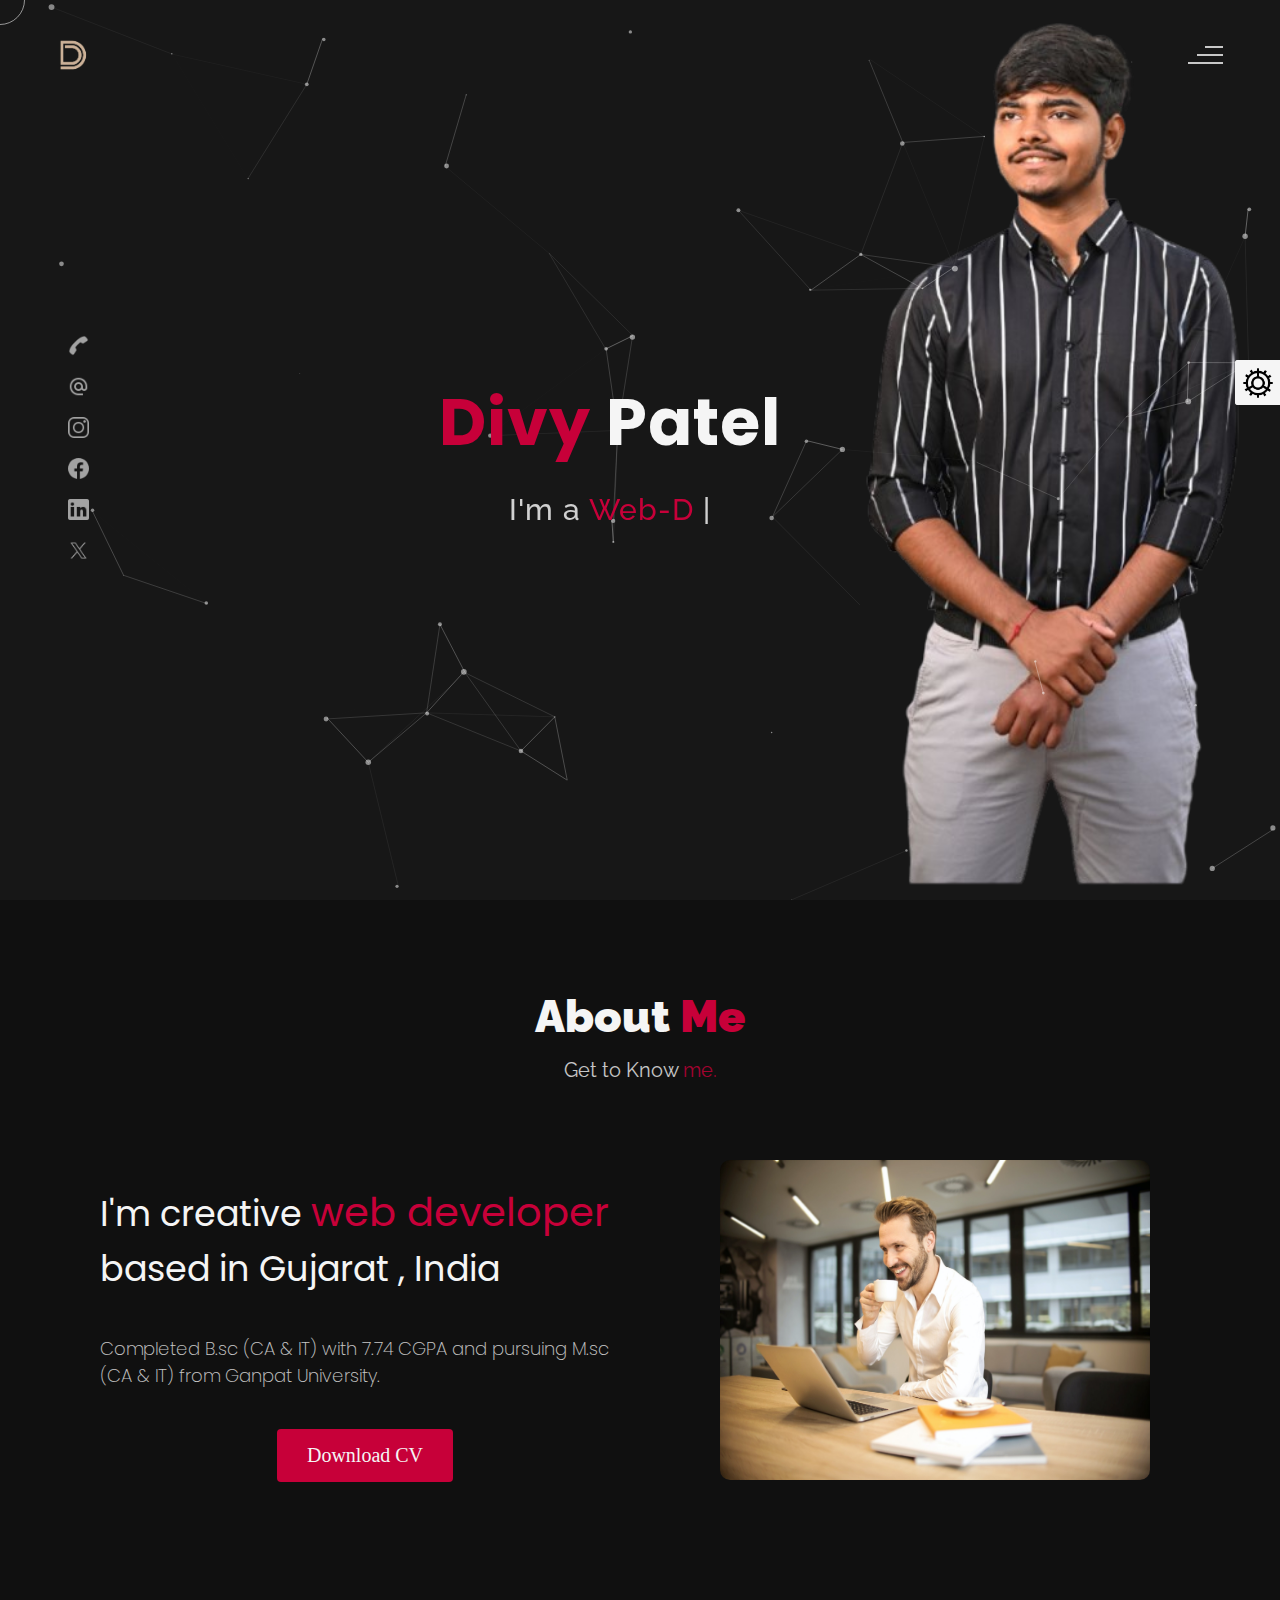
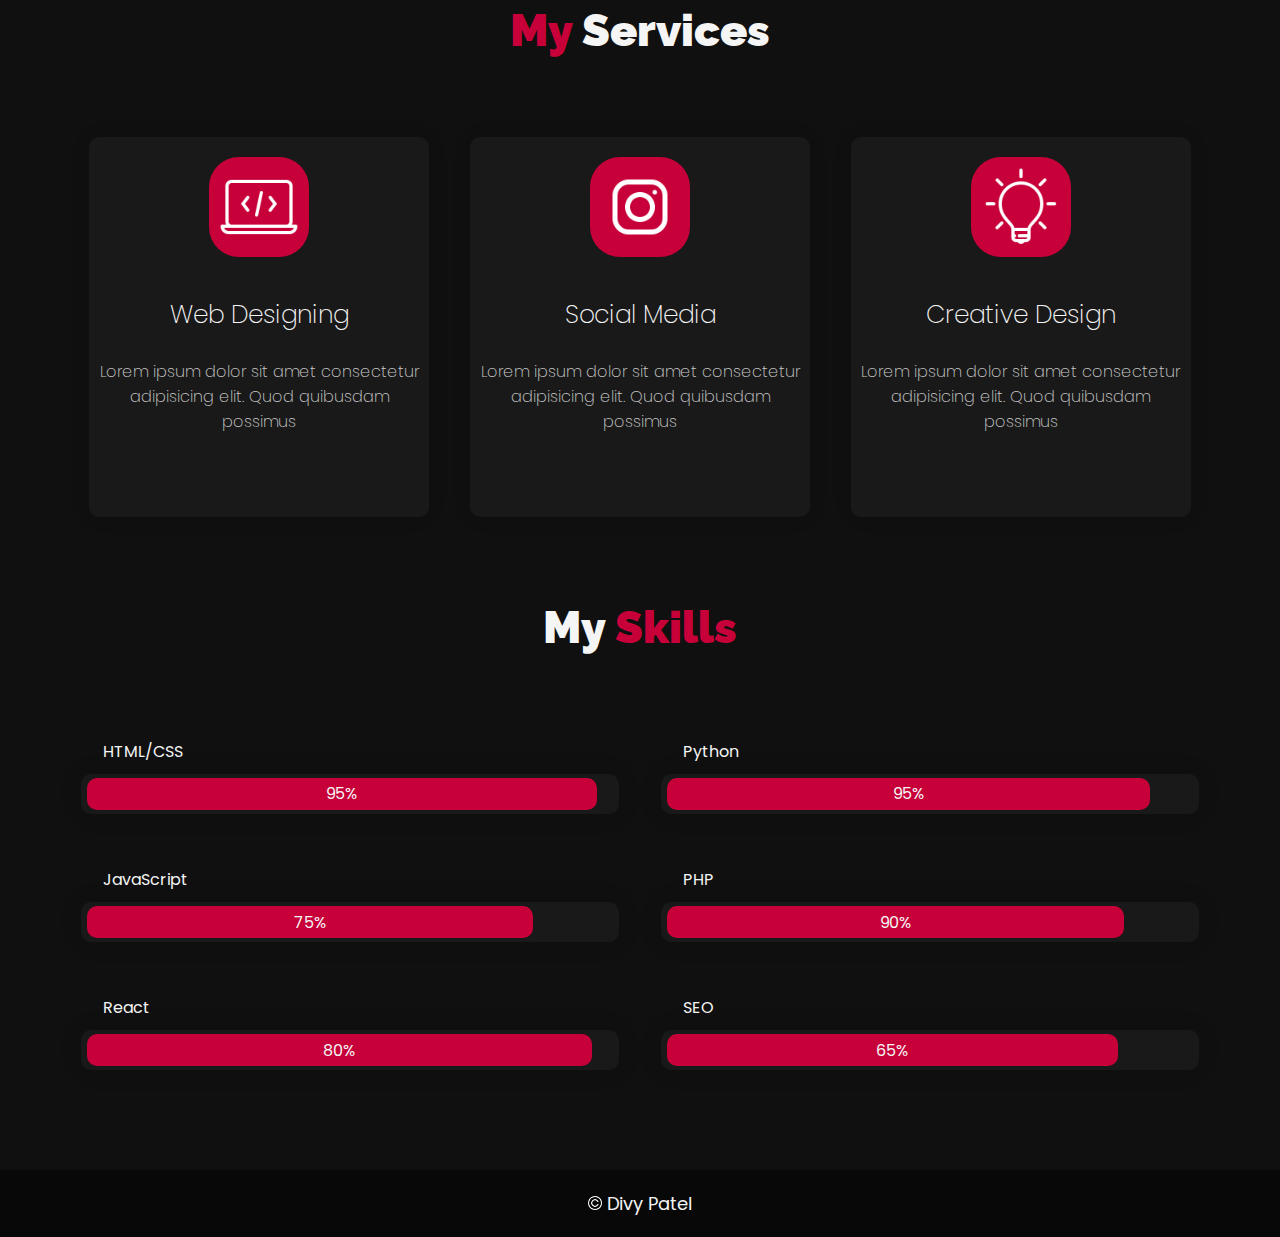
<file: index.html>
<!DOCTYPE html>
<html lang="en">
<head>
    <meta charset="UTF-8">
    <title>Divy Patel - Personal Portfolio</title>
  <!--favicon-img--> 
   <link rel="icon" type="image/png" href="images/thumbnail.PNG">
   <!--favicon-img-->
   <!--main css file should not be removed -->
    <link rel="stylesheet" href="css/index.css">
    <!--main css file-->
    <script src="https://cdnjs.cloudflare.com/ajax/libs/gsap/3.2.6/gsap.min.js"></script>
</head>
<body>
    <!--contains all the div-->
    <div id="all">
    <!--mouse  follower-->
        <div class="cursor"></div>
    <!--mouse  follower-->
    <!--loader-->
        <div id="loader">
            <span class="color">Divy</span>Patel 
        </div>
    <!--loader-end-->
    <!--link-screen-->
        <div id="breaker">
        </div>
        <div id="breaker-two">
        </div>
    <!--link-screen-->
        <!--Main-Section-->
        <!--Navigator-fullscreen-->
        <div id="navigation-content">
            <div class="logo">
                <img src="images/Divy logo.jpeg" alt="logo">
            </div>
            <div class="navigation-close">
                <span class="close-first"></span>
                <span class="close-second"></span>
            </div>
            <div class="navigation-links">
                <a href="#" data-text="HOME" id="home-link" >HOME</a>
                <a href="about.html" target="_blank" data-text="ABOUT" id="about-link" >ABOUT</a>
                <!-- <a href="#" data-text="BLOG" id="blog-link" >BLOG</a> -->
                <a href="#" data-text="PORTFOLIO" id="portfolio-link" >PORTFOLIO</a>
                <a href="#" data-text="CONTACT" id="contact-link" >CONTACT</a>
            </div>
        </div>
        <!--Navigator-Fullscreen END-->
          <!--Home Page-->
        <!--Menubar-->
        <div id="navigation-bar">
            <img src="images/Divy logo.jpeg" alt="logo">
            <div class="menubar">
                <span class="first-span"></span>
                <span class="second-span"></span>
                <span class="third-span"></span>
            </div>
        </div>
        <!--Menubar End-->
          <!--Header-->
        <div id="header">
            <div id="particles"></div>
              <!--Social Media Links-->
            <div class="social-media-links">
                <a href="tel:+918999911999"><img src="images/call.png" class="social-media" alt="Contact logo"></a>
                <a href="mailto:divy9954@gmail.com"><img src="images/mail.png" class="social-media" alt="Mail logo"></a>
                <a href="https://www.instagram.com/may_b.divyp/"><img src="images/instagram logo.png" class="social-media" alt="instagram-logo"></a><!--Your instagram homepage link inser in place of "#"-->
                <a href="https://www.facebook.com/patel.divy.5095"><img src="images/facebook logo.png" class="social-media" alt="facebook-logo"></a>
                <a href="https://www.linkedin.com/in/divy-patel-101518290"><img src="images/linkedin logo.png" class="social-media" alt="linkedin-logo"></a>
                <a href="https://x.com/Divyy_Patel"><img src="images/twitter logo.png" class="social-media" alt="twitter-logo"></a>
                

            </div>
            <!--Social Media Links end-->
            <div class="header-content">
                <div class="header-content-box">
                <div class="firstline"><span class="color">Divy </span>Patel</div>
                <div class="secondline">
                I'm a
            <span class="txt-rotate color" data-period="1200"data-rotate='[ " Web-Developer.", " Python Developer.", " Freelancer." ]'></span>
            <span class="slash">|</span>
        </div>
                    <div class="contact">
                <!-- <a href="Mailto:divy9954@gmail.com"><img src="images/mail.png" alt="email-pic" class="contactpic"></a> Your email Id write in place of "#"-->
                <!-- <a href="Tel:+91 8999911999"><img src="images/call.png" alt="phone-pic" class="contactpic"></a> -->
                    </div>    
            </div>
            </div>
            <!--header image-->
            <div class="header-image">
            <img src="images/man.png" alt="logo">
            </div>
            <!--header image end-->
        </div>
           <!--Header End-->
        <!--HomePage End-->
        <!--Main-Section End-->
        <!--about-->
        <div id="about">
            <div class="color-changer">
            <div class="color-panel">
                <img src="images/gear.png" alt="">
            </div>
            <div class="color-selector">
                <div class="heading">Custom Colors</div>
                <div class="colors">
                    <ul >
                    <li>
                        <a href="#0" class="color-red " title="color-red"></a>
                    </li>
                    <li>
                        <a href="#0" class="color-purple" title="color-purple"></a>
                    </li>
                    <li>
                        <a href="#0" class="color-malt" title="color-malt"></a>
                    </li>
                    <li>
                        <a href="#0" class="color-green" title="color-green"></a>
                    </li>
                    <li>
                        <a href="#0" class="color-blue" title="color-blue"></a>
                    </li>
                    <li>
                        <a href="#0" class="color-orange" title="color-orange"></a>
                    </li>
                    </ul>
                </div>
            </div>
            </div>
            <!--about content-->
            <div id="about-content">
                <div class="about-header">
                    About <span class="color">Me</span>
                    <span class ="header-caption">Get to Know <span class="color"> me.</span></span>
                </div>
                <div class="about-main">
            <div class="about-first-paragraph wow">
            <!--about description-->
               <span class="about-first-line">
                    I'm creative 
                    <span class="color">web developer</span>
                     based in Gujarat , India</span>
                     <br>
               <span class="about-second-line">Completed B.sc (CA & IT) with 7.74 CGPA and pursuing M.sc (CA & IT) from Ganpat University.</span>
               <div class="cv">
                <a href="images/Divy Patel Resume.pdf"><button>Download <span class="colors">CV</span></button></a>
            </div>
            </div>
            <!--about picture-->
            <div class="about-img">
                <img src="images/about.jpg" alt="Your Image">
            </div>
            </div>
    
            </div>
            <!--services start-->
            <div id="services">
                <div class="color-changer">
                    <div class="color-panel">
                        <img src="images/gear.png" alt="">
                    </div>
                    <div class="color-selector">
                        <div class="heading">Custom Colors</div>
                        <div class="colors">
                            <ul >
                            <li>
                                <a href="#0" class="color-red " title="color-red"></a>
                            </li>
                            <li>
                                <a href="#0" class="color-purple" title="color-purple"></a>
                            </li>
                            <li>
                                <a href="#0" class="color-malt" title="color-malt"></a>
                            </li>
                            <li>
                                <a href="#0" class="color-green" title="color-green"></a>
                            </li>
                            <li>
                                <a href="#0" class="color-blue" title="color-blue"></a>
                            </li>
                            <li>
                                <a href="#0" class="color-orange" title="color-orange"></a>
                            </li>
                            </ul>
                        </div>
                    </div>
                    </div>
            <!--services header-->
                    <div class="services-heading wow">
                        <span class="color">My</span> Services
                    </div>
            <!--services header end-->
            <!--services content-->
                    <div class="services-content">
                           <div class="service-one service wow">
                               <div class="service-img">
                               <img src="images/coding.png" alt="service-one">
                               </div>
                               <div class="service-description">
                                <h2>Web Designing</h2>
                                <p>Lorem ipsum dolor sit amet consectetur adipisicing elit. Quod quibusdam possimus</p>
                               </div>
                           </div>
                           <div class="service-two service wow">
                               <div class="service-img">
                               <img src="images/instagram.png" alt="service-two">
                               </div>
                               <div class="service-description">
                                <h2>Social Media</h2>
                                <p>Lorem ipsum dolor sit amet consectetur adipisicing elit. Quod quibusdam possimus</p>
                               </div>
                           </div>
                           <div class="service-three service wow">
                            <div class="service-img">
                               <img src="images/bulb.png" alt="service-three">
                            </div>
                            <div class="service-description">
                                <h2>Creative Design</h2>
                                <p>Lorem ipsum dolor sit amet consectetur adipisicing elit. Quod quibusdam possimus</p>
                            </div>
                        </div>
                    </div>
            </div>
            <!--services content end-->
            <!--services end-->
            <div id="skills">
                <div class="skills-header">
                     My <span class="color"> Skills</span>
                </div>
                <div class="skills-content " style="text-align: center;">
                    <div class="skill-html skill">
                        <div class="skill-text">
                    <div class="html">
                        HTML/CSS
                    </div>
                        </div>
                    <div class="html-prog wow prog">
                 <div class="html-progress wow">95%</div>
                    </div>
                    </div>
                    <div class="skill-html skill">
                        <div class="skill-text">
                    <div class="html">
                      Python
                    </div>
                        </div>
                    <div class="html-prog wow prog">
                 <div class="js-progress wow">95%</div>
                    </div>
                    </div>
                    <div class="skill-html skill">
                        <div class="skill-text">
                    <div class="html">
                        JavaScript
                    </div>
                        </div>
                    <div class="html-prog wow prog">
                 <div class="adobe-progress wow">75%</div>
                    </div>
                    </div>
                    <div class="skill-html skill">
                        <div class="skill-text">
                    <div class="html">
                        PHP
                    </div>
                        </div>
                    <div class="html-prog wow prog">
                 <div class="php-progress wow">90%</div>
                    </div>
                    </div>
                    <div class="skill-html skill">
                        <div class="skill-text">
                    <div class="html">
                        React
                    </div>
                        </div>
                    <div class="html-prog wow prog">
                 <div class="jquery-progress wow">80%</div>
                    </div>
                    </div>
                    <div class="skill-html skill">
                        <div class="skill-text">
                    <div class="html">
                        SEO
                    </div>
                        </div>
                    <div class="html-prog wow prog">
                 <div class="seo-progress wow">65%</div>
                    </div>
                    </div>
                </div>
            </div>
    <!--copyright-section You Can Remove After Downloading-->
            <div class="footer">
             <div class="footer-text">
                 <img src="./images/copyright.png" alt="copyright-img" class="images" height="14px"> Divy Patel
             </div>
            </div>
    <!--copyright-section-->
        </div>
        <!--about end-->
        <!--portfolio-->
        <div id="portfolio">
            <div class="color-changer">
                <div class="color-panel">
                    <img src="images/gear.png" alt="">
                </div>
                <div class="color-selector">
                    <div class="heading">Custom Colors</div>
                    <div class="colors">
                        <ul >
                        <li>
                            <a href="#0" class="color-red " title="color-red"></a>
                        </li>
                        <li>
                            <a href="#0" class="color-purple" title="color-purple"></a>
                        </li>
                        <li>
                            <a href="#0" class="color-malt" title="color-malt"></a>
                        </li>
                        <li>
                            <a href="#0" class="color-green" title="color-green"></a>
                        </li>
                        <li>
                            <a href="#0" class="color-blue" title="color-blue"></a>
                        </li>
                        <li>
                            <a href="#0" class="color-orange" title="color-orange"></a>
                        </li>
                        </ul>
                    </div>
                </div>
                </div>
            <div class="portfolio-header"> <span class="color"> My </span> Portfolio
            <span class ="header-caption"> Some Of My <span class="color"> Works</span></span></div>
             <div id="portfolio-content">
                 <div class="portfolio portfolio-first">
                     <div class="portfolio-image">
                        <img src="images/portfolio-first.jpg" alt="portfolio-first">
                     </div>
                     <div class="portfolio-text">
                         <h2>App Idea</h2>
                         <p>Lorem, ipsum dolor sit amet consectetur adipisicing elit. Ad ut optio repellat cupiditate 
                             expedita eius dignissimos. Id cumque placeat minima ad laudantium suscipit voluptatem ducimus</p>
                         <div class="button"><a href="#"><button><span class="index"> View Project<i class="gg-arrow-right"></i></span></button></a></div>
                     </div>
                 </div>
                 <div class="portfolio portfolio-second">
                    <div class="portfolio-image">
                        <img src="images/portfolio-second.jpg" alt="portfolio-second">
                    </div>
                    <div class="portfolio-text">
                        <h2>Web Designing</h2>
                        <p>Lorem ipsum dolor sit, amet consectetur adipisicing elit. Id cumque placeat minima ad laudantium suscipit
                             voluptatem ducimus. Id cumque placeat minima ad laudantium suscipit voluptatem ducimus</p>
                        <div class="button"><a href="#"><button><span class="index"> View Project<i class="gg-arrow-right"></i></span></button></a></div>
                    </div>
                </div>
             
                <div class="portfolio portfolio-third">
                    <div class="portfolio-image">
                        <img src="images/portfolio-third.jpg" alt="portfolio-third">
                    </div>
                    <div class="portfolio-text">
                        <h2>UI Designing</h2>
                        <p>Lorem, ipsum dolor sit amet consectetur adipisicing elit. Ad ut optio repellat cupiditate expedita eius dignissimos
                            .. Id cumque placeat minima ad laudantium suscipit voluptatem ducimus</p>
                        <div class="button"><a href="#"><button><span class="index"> View Project<i class="gg-arrow-right"></i></span></button></a></div>
                    </div>
                </div>
                <div class="portfolio portfolio-fourth">
                    <div class=" portfolio-image">
                        <img src="images/portfolio-fourth.jpg" alt="portfolio-fourth">
                    </div>
                    <div class="portfolio-text">
                        <h2>Wow Graphics</h2>
                        <p>Lorem, ipsum dolor sit amet consectetur adipisicing elit. Ad ut optio repellat cupiditate
                             expedita eius dignissimos. Id cumque placeat minima ad laudantium suscipit voluptatem ducimus</p>
                        <div class="button"><a href="#"><button><span class="index"> View Project<i class="gg-arrow-right"></i></span></button></a></div>
                    </div>
                </div>
                 </div>
                    <!--copyright-section You Can Remove After Downloading-->
            <div class="footer">
                <div class="footer-text">
                    <img src="./images/copyright.png" alt="copyright-img" class="images" height="14px"> Willy Wonkas
                </div>
               </div>
       <!--copyright-section-->
             </div>
        <!--portfolio end-->
        <!--blog-->
        <div id="blog">
            <div class="color-changer">
                <div class="color-panel">
                    <img src="images/gear.png" alt="">
                </div>
                <div class="color-selector">
                    <div class="heading">Custom Colors</div>
                    <div class="colors">
                        <ul >
                        <li>
                            <a href="#0" class="color-red " title="color-red"></a>
                        </li>
                        <li>
                            <a href="#0" class="color-purple" title="color-purple"></a>
                        </li>
                        <li>
                            <a href="#0" class="color-malt" title="color-malt"></a>
                        </li>
                        <li>
                            <a href="#0" class="color-green" title="color-green"></a>
                        </li>
                        <li>
                            <a href="#0" class="color-blue" title="color-blue"></a>
                        </li>
                        <li>
                            <a href="#0" class="color-orange" title="color-orange"></a>
                        </li>
                        </ul>
                    </div>
                </div>
                </div>
        <div class="blog-header"> Blogs</span>
            <span class ="header-caption"> My Latest <span class="color"> blog posts.</span></span></div>
            <div class="blog-content">
                 <div class="blogs">
                     <a href="#">
                     <div class="img">
                        <img src="images/post-one.jpg" alt="blog-one">
                        <div class="blog-date">8 May,20</div>
                     </div>
                     <div class="blog-text">
                         <h3>Harleys In Hawaai</h3>
                         <p>Lorem ipsum dolor sit amet consectetur adipisicing elit. Possimus alias dolore recusandae illum, corrupti quo 
                             veniam saepe aliquid! Quis voluptates ratione consequuntur vel, perferendis cum provident? Magnam fugiat voluptas
                              libero.</p>
                     </div></a>
                 </div>      
                 <div class="blogs">
                    <a href="#">
                    <div class="img">
                        <img src="images/post-two.jpg" alt="blog-two">
                        <div class="blog-date">16 Jan,20</div>
                    </div>
                    <div class="blog-text">
                        <h3>Key To Be Productive</h3>
                        <p>Lorem ipsum dolor, sit amet consectetur adipisicing elit. Incidunt maiores, 
                            recusandae cupiditate ducimus a non tempora, architecto obcaecati eaque ipsum assumenda harum dolorum iusto tenetur
                             eius eligendi dolor magnam sit!</p>
                    </div></a>
                </div>      
                <div class="blogs">
                    <a href="#">
                    <div class="img">
                        <img src="images/post-three.jpg" alt="blog-three">
                        <div class="blog-date">30 Nov,19</div>
                    </div>
                    <div class="blog-text">
                        <h3>Caffeine Addict</h3>
                        <p>Lorem ipsum, dolor sit amet consectetur adipisicing elit. Nemo nostrum impedit 
                            ipsam perspiciatis ratione sapiente quasi optio reprehenderit, labore consequuntur suscipit cum quas.
                             Officiis dolorem asperiores, ut necessitatibus quas doloremque?</p>
                    </div></a>
                </div>
                <div class="blogs">
                    <a href="#">
                    <div class="img">
                        <img src="images/post-four.jpg" alt="blog-four">
                        <div class="blog-date">6 Jul,19</div>
                    </div>
                    <div class="blog-text">
                        <h3>Web Development</h3>
                        <p>Lorem ipsum dolor sit amet consectetur adipisicing elit. Dolorem, veniam ratione quam vitae,
                             quibusdam explicabo rem debitis velit ipsa repellat, impedit nulla fuga? Amet corporis praesentium quae.
                              Sed, quibusdam necessitatibus.</p>
                    </div></a>
                </div>  
                <div class="blogs">
                    <a href="#">
                    <div class="img">
                        <img src="images/post-five.jpg" alt="blog-five">
                        <div class="blog-date">1 Jun,19</div>
                    </div>
                    <div class="blog-text">
                        <h3>Work From Home</h3>
                        <p>Lorem ipsum dolor sit amet consectetur adipisicing elit. Fuga sunt eum necessitatibus rem 
                            dignissimos nulla mollitia cumque, provident officiis non vitae? Animi aut doloremque illum, soluta hic minus 
                            sint explicabo..</p>
                    </div></a>
                </div>  
                <div class="blogs">
                    <a href="#">
                    <div class="img">
                        <img src="images/post-six.jpg" alt="blog-six">
                        <div class="blog-date">28 Feb,19</div>
                    </div>
                    <div class="blog-text">
                        <h3>Business Trip</h3>
                        <p>Lorem ipsum dolor sit amet consectetur adipisicing elit. Explicabo tempora dolorum fuga ratione, unde, 
                            ex quaerat iste numquam nemo nihil nobis rem sint quia recusandae dignissimos quos ut rerum nam.</p>
                    </div></a>
                </div>        
            </div>
               <!--copyright-section You Can Remove After Downloading-->
               <div class="footer">
                <div class="footer-text">
                    <img src="./images/copyright.png" alt="copyright-img" class="images" height="14px"> Willy Wonkas
                </div>
               </div>
       <!--copyright-section-->
        </div>
        <!--blog end-->
        <!--contact-->
     <div id="contact">
        <div class="color-changer">
            <div class="color-panel">
                <img src="images/gear.png" alt="">
            </div>
            <div class="color-selector">
                <div class="heading">Custom Colors</div>
                <div class="colors">
                    <ul >
                    <li>
                        <a href="#0" class="color-red " title="color-red"></a>
                    </li>
                    <li>
                        <a href="#0" class="color-purple" title="color-purple"></a>
                    </li>
                    <li>
                        <a href="#0" class="color-malt" title="color-malt"></a>
                    </li>
                    <li>
                        <a href="#0" class="color-green" title="color-green"></a>
                    </li>
                    <li>
                        <a href="#0" class="color-blue" title="color-blue"></a>
                    </li>
                    <li>
                        <a href="#0" class="color-orange" title="color-orange"></a>
                    </li>
                    </ul>
                </div>
            </div>
            </div>
         <div class="contact-header">Contact <span class="color"> Me</span>
        <div class="contact-header-caption"> <span class="color"> Get</span> In Touch.</div></div>
        <div class="contact-content">
            <!--Contact form-->
             <div class="contact-form">
                 <div class="form-header">
                     Message Me
                 </div>
                 <form id="myForm" action="#">
                    <div class="input-line">
                        <input  id="name" type="text" placeholder="Name" class="input-name">
                        <input id="email" type="email" placeholder="Email"  class="input-name">
                    </div>
                    <input type="text" id="subject" placeholder="subject" class="input-subject">
                    <textarea id ="body" class="input-textarea" placeholder="message"></textarea>
                    <button type="button" id ="submit" value="send">Submit</button>
                 </form>
               
             </div>
            <!--Contact form-->
            <!--Contact information-->
             <div class="contact-info">
                <div class="contact-info-header">
                    Contact Info
                </div>
                <div class="contact-info-content">
                <div class="contect-info-content-line">
                    <img src="./images/icon-name.png" class="icon" alt="name-icon">
                    <div class="contact-info-icon-text">
                        <h6>Name</h6>
                        <p>Arlo Brown</p>
                  </div>
                </div>
                <div class="contect-info-content-line">
                  <img src="./images/icon-location.png" class="icon" alt="location-icon">
                  <div class="contact-info-icon-text">
                      <h6>Location</h6>
                      <p>New York, USA</p>
                </div>
              </div>
              <div class="contect-info-content-line">
                  <img src="./images/icon-phone.png" class="icon" alt="phone-icon">
                  <div class="contact-info-icon-text">
                      <h6>Call</h6>
                      <p>+9865376531</p>
                </div>
              </div>
              
              <div class="contect-info-content-line">
                  <img src="./images/icon-email.png" class="icon" alt="email-icon">
                  <div class="contact-info-icon-text">
                      <h6>Email</h6>
                      <p>Info@example.com</p>
                </div>
              </div>
                </div>
            <!--Contact information end-->
           </div>
        </div>
                    <!--copyright-section You Can Remove After Downloading-->
                    <div class="footer">
                        <div class="footer-text">
                            <img src="./images/copyright.png" alt="copyright-img" class="images" height="14px"> Willy Wonkas
                        </div>
                       </div>
               <!--copyright-section-->
     </div>
        <!--contact end-->
    </div>
    <!--all the divisions-->
    <script src="js/jquery.min.js"></script>
    <script src="js/particles.js"></script>
    <script src="js/particles.min.js"></script>
    <script src="js/index.js"></script>
    <!--particles script-->
    <script>
  particlesJS("particles", {"particles":{"number":{"value":40,"density":{"enable":true,"value_area":800}},"color":{"value":"#ffffff"},"shape":{"type":"circle","stroke":{"width":0,"color":"#000000"},"polygon":{"nb_sides":5},"image":{"src":"img/github.svg","width":100,"height":100}},"opacity":{"value":0.5,"random":false,"anim":{"enable":false,"speed":1,"opacity_min":0.1,"sync":false}},"size":{"value":3,"random":true,"anim":{"enable":false,"speed":40,"size_min":0.1,"sync":false}},"line_linked":{"enable":true,"distance":150,"color":"#ffffff","opacity":0.4,"width":1},"move":{"enable":true,"speed":6,"direction":"none","random":false,"straight":false,"out_mode":"out","bounce":false,"attract":{"enable":false,"rotateX":600,"rotateY":1200}}},"interactivity":{"detect_on":"canvas","events":{"onhover":{"enable":true,"mode":"repulse"},"onclick":{"enable":true,"mode":"push"},"resize":true},"modes":{"grab":{"distance":400,"line_linked":{"opacity":1}},"bubble":{"distance":400,"size":40,"duration":2,"opacity":8,"speed":3},"repulse":{"distance":200,"duration":0.4},"push":{"particles_nb":4},"remove":{"particles_nb":2}}},"retina_detect":true});
    </script>

</body>
</html>
</file>
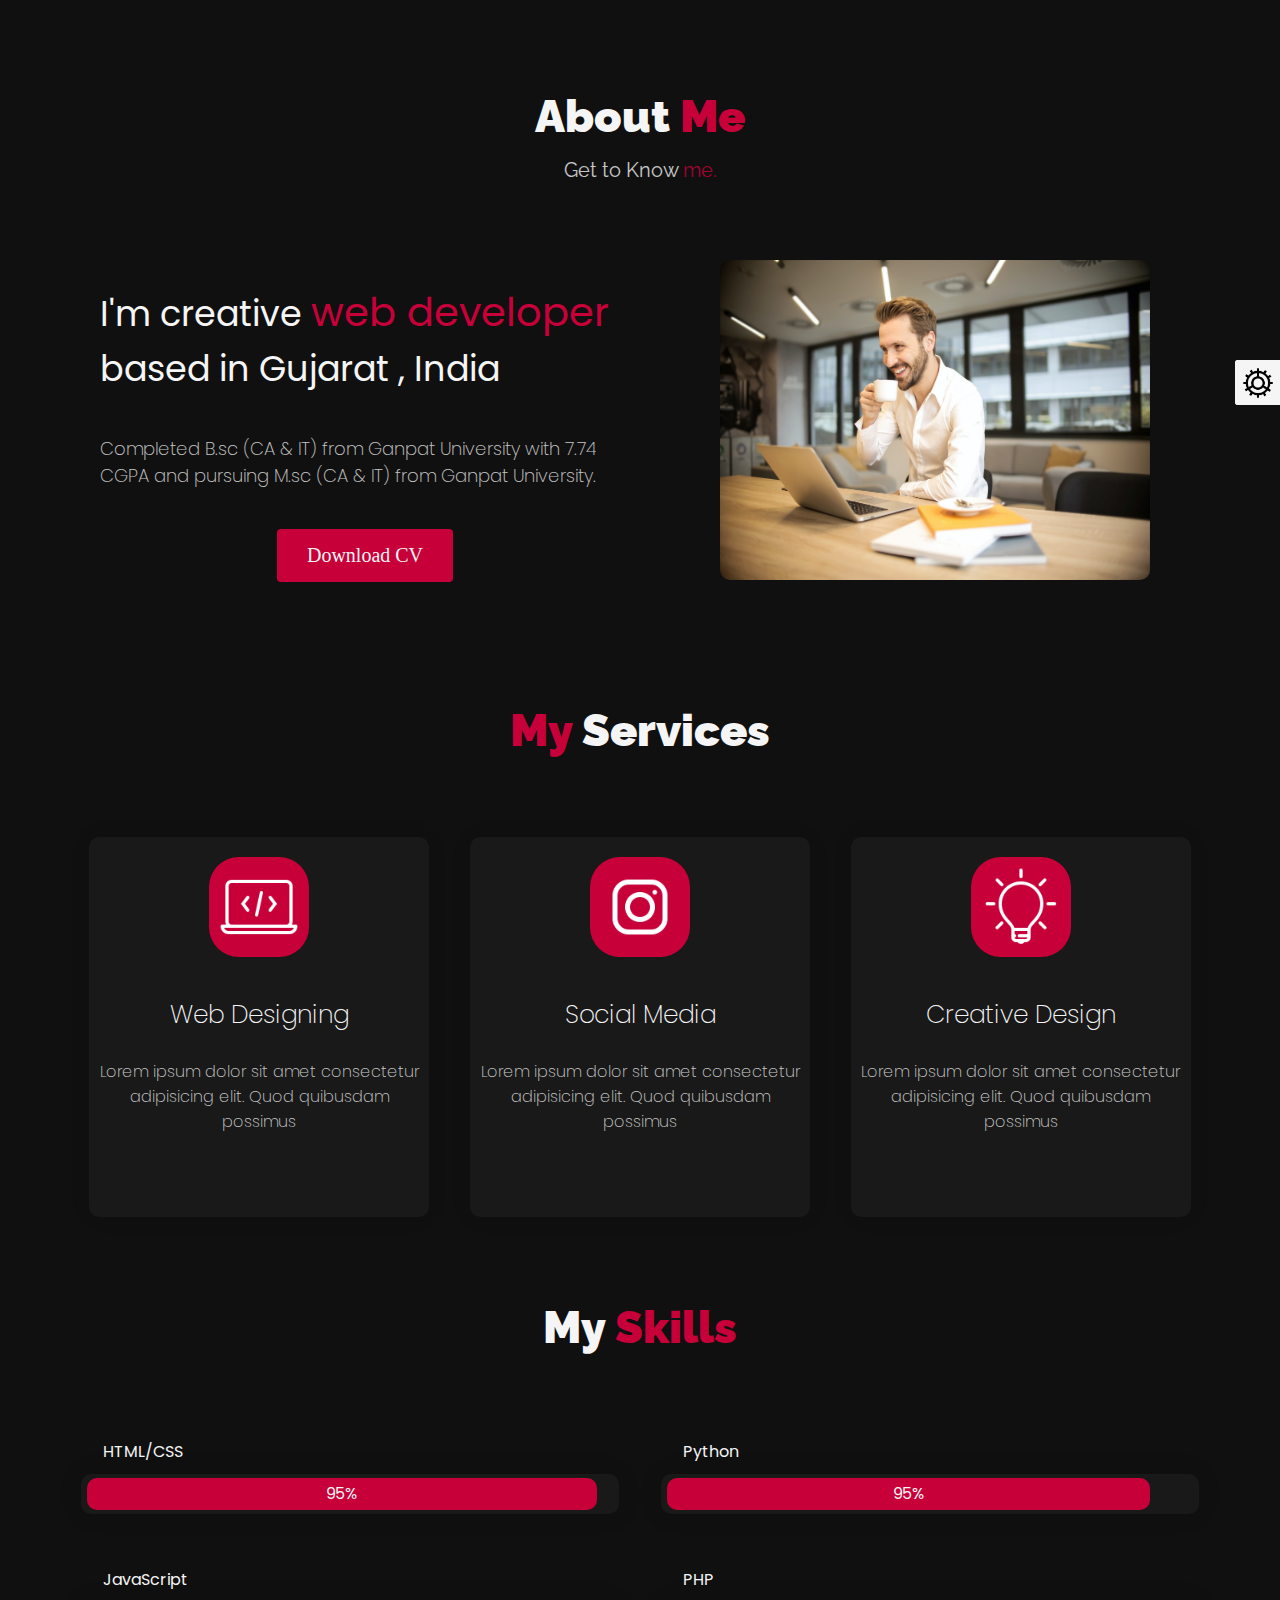
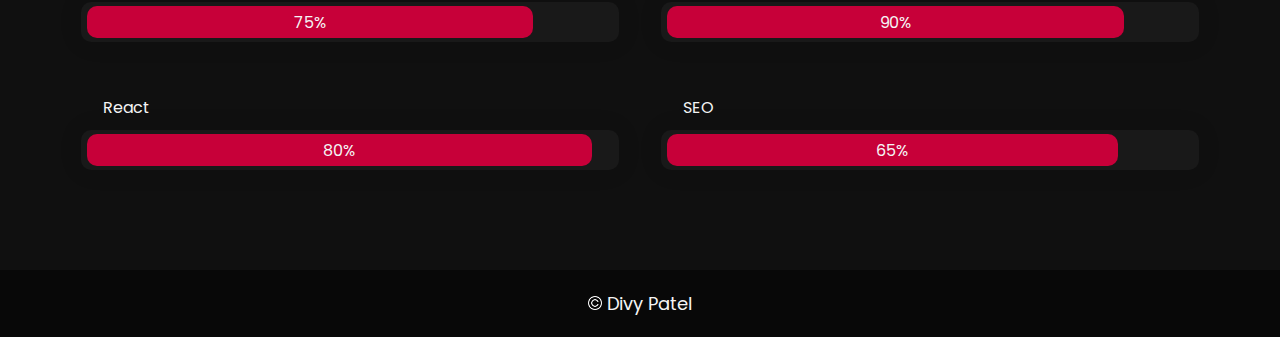
<file: about.html>
<!DOCTYPE html>
<html lang="en">
<head>
    <meta charset="UTF-8">
    <meta name="viewport" content="width=device-width, initial-scale=1.0">
    <link rel="stylesheet" href="css/index.css">
    <title>About Me</title>
</head>
<body>
    <!--about-->
        <div id="about">
            <div class="color-changer">
            <div class="color-panel">
                <img src="images/gear.png" alt="">
            </div>
            <div class="color-selector">
                <div class="heading">Custom Colors</div>
                <div class="colors">
                    <ul >
                    <li>
                        <a href="#0" class="color-red " title="color-red"></a>
                    </li>
                    <li>
                        <a href="#0" class="color-purple" title="color-purple"></a>
                    </li>
                    <li>
                        <a href="#0" class="color-malt" title="color-malt"></a>
                    </li>
                    <li>
                        <a href="#0" class="color-green" title="color-green"></a>
                    </li>
                    <li>
                        <a href="#0" class="color-blue" title="color-blue"></a>
                    </li>
                    <li>
                        <a href="#0" class="color-orange" title="color-orange"></a>
                    </li>
                    </ul>
                </div>
            </div>
            </div>
            <!--about content-->
            <div id="about-content">
                <div class="about-header">
                    About <span class="color">Me</span>
                    <span class ="header-caption">Get to Know <span class="color"> me.</span></span>
                </div>
                <div class="about-main">
            <div class="about-first-paragraph wow">
            <!--about description-->
               <span class="about-first-line">
                    I'm creative 
                    <span class="color">web developer</span>
                     based in Gujarat , India</span>
                     <br>
               <span class="about-second-line">Completed B.sc (CA & IT) from Ganpat University with 7.74 CGPA and pursuing M.sc (CA & IT) from Ganpat University.</span>
               <div class="cv">
                <a href="images/Divy Patel Resume.pdf"><button>Download <span class="colors">CV</span></button></a>
            </div>
            </div>
            <!--about picture-->
            <div class="about-img">
                <img src="images/about.jpg" alt="Your Image">
            </div>
            </div>
    
            </div>
            <!--services start-->
            <div id="services">
                <div class="color-changer">
                    <div class="color-panel">
                        <img src="images/gear.png" alt="">
                    </div>
                    <div class="color-selector">
                        <div class="heading">Custom Colors</div>
                        <div class="colors">
                            <ul >
                            <li>
                                <a href="#0" class="color-red " title="color-red"></a>
                            </li>
                            <li>
                                <a href="#0" class="color-purple" title="color-purple"></a>
                            </li>
                            <li>
                                <a href="#0" class="color-malt" title="color-malt"></a>
                            </li>
                            <li>
                                <a href="#0" class="color-green" title="color-green"></a>
                            </li>
                            <li>
                                <a href="#0" class="color-blue" title="color-blue"></a>
                            </li>
                            <li>
                                <a href="#0" class="color-orange" title="color-orange"></a>
                            </li>
                            </ul>
                        </div>
                    </div>
                    </div>
            <!--services header-->
                    <div class="services-heading wow">
                        <span class="color">My</span> Services
                    </div>
            <!--services header end-->
            <!--services content-->
                    <div class="services-content">
                           <div class="service-one service wow">
                               <div class="service-img">
                               <img src="images/coding.png" alt="service-one">
                               </div>
                               <div class="service-description">
                                <h2>Web Designing</h2>
                                <p>Lorem ipsum dolor sit amet consectetur adipisicing elit. Quod quibusdam possimus</p>
                               </div>
                           </div>
                           <div class="service-two service wow">
                               <div class="service-img">
                               <img src="images/instagram.png" alt="service-two">
                               </div>
                               <div class="service-description">
                                <h2>Social Media</h2>
                                <p>Lorem ipsum dolor sit amet consectetur adipisicing elit. Quod quibusdam possimus</p>
                               </div>
                           </div>
                           <div class="service-three service wow">
                            <div class="service-img">
                               <img src="images/bulb.png" alt="service-three">
                            </div>
                            <div class="service-description">
                                <h2>Creative Design</h2>
                                <p>Lorem ipsum dolor sit amet consectetur adipisicing elit. Quod quibusdam possimus</p>
                            </div>
                        </div>
                    </div>
            </div>
            <!--services content end-->
            <!--services end-->
            <div id="skills">
                <div class="skills-header">
                     My <span class="color"> Skills</span>
                </div>
                <div class="skills-content " style="text-align: center;">
                    <div class="skill-html skill">
                        <div class="skill-text">
                    <div class="html">
                        HTML/CSS
                    </div>
                        </div>
                    <div class="html-prog wow prog">
                 <div class="html-progress wow">95%</div>
                    </div>
                    </div>
                    <div class="skill-html skill">
                        <div class="skill-text">
                    <div class="html">
                      Python
                    </div>
                        </div>
                    <div class="html-prog wow prog">
                 <div class="js-progress wow">95%</div>
                    </div>
                    </div>
                    <div class="skill-html skill">
                        <div class="skill-text">
                    <div class="html">
                        JavaScript
                    </div>
                        </div>
                    <div class="html-prog wow prog">
                 <div class="adobe-progress wow">75%</div>
                    </div>
                    </div>
                    <div class="skill-html skill">
                        <div class="skill-text">
                    <div class="html">
                        PHP
                    </div>
                        </div>
                    <div class="html-prog wow prog">
                 <div class="php-progress wow">90%</div>
                    </div>
                    </div>
                    <div class="skill-html skill">
                        <div class="skill-text">
                    <div class="html">
                        React
                    </div>
                        </div>
                    <div class="html-prog wow prog">
                 <div class="jquery-progress wow">80%</div>
                    </div>
                    </div>
                    <div class="skill-html skill">
                        <div class="skill-text">
                    <div class="html">
                        SEO
                    </div>
                        </div>
                    <div class="html-prog wow prog">
                 <div class="seo-progress wow">65%</div>
                    </div>
                    </div>
                </div>
            </div>
    <!--copyright-section You Can Remove After Downloading-->
            <div class="footer">
             <div class="footer-text">
                 <img src="./images/copyright.png" alt="copyright-img" class="images" height="14px"> Divy Patel
             </div>
            </div>
    <!--copyright-section-->
        </div>
        <!--about end-->
</body>
</html>
</file>
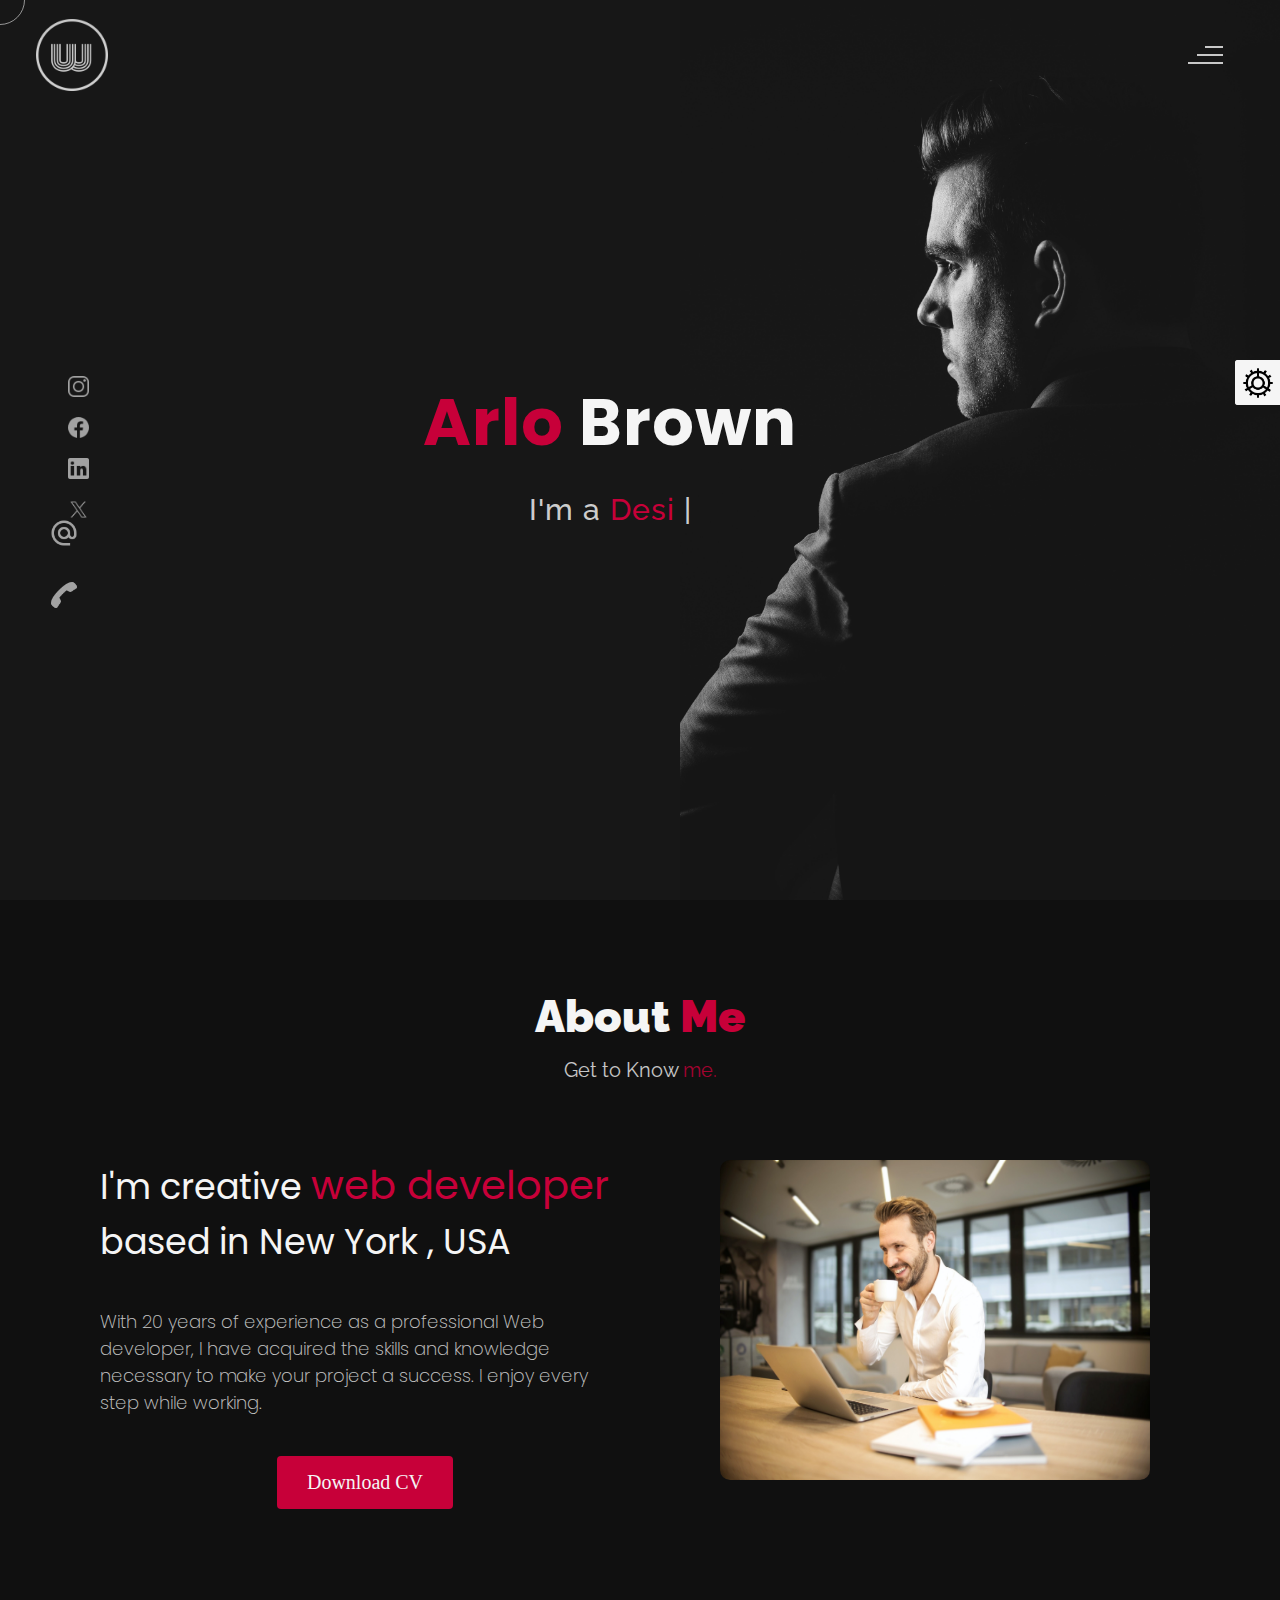
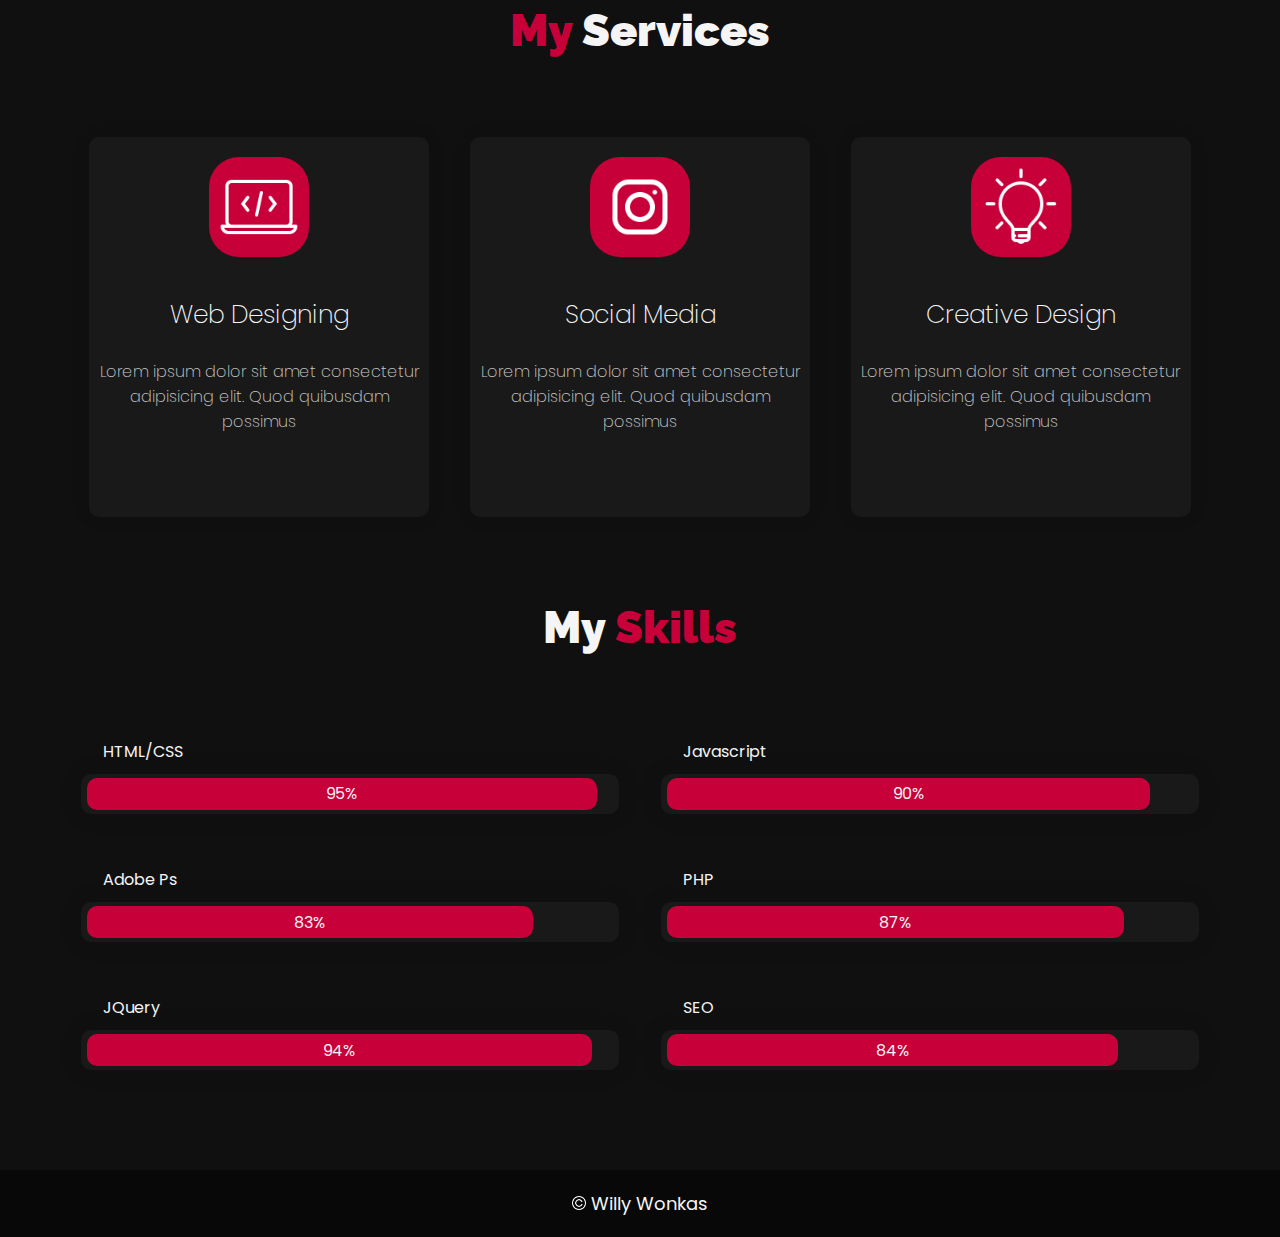
<file: theme-clean.html>
<!DOCTYPE html>
<html lang="en">
<head>
    <meta charset="UTF-8">
    <meta name="viewport" content="width=device-width, initial-scale=1.0">
    <meta name="description" content="Willy Wonkas - Personal Portfolio Website Template" />
	<meta name="keywords" content="blog, business card, creative, creative portfolio, cv theme, online resume, personal, portfolio, professional cv, responsive portfolio, resume, resume theme, vcard" />
	<meta name="author" content="willy wonka" />
    <title>Willy Wonkas - Personal Portfolio Website Template</title>
  <!--favicon-img--> 
   <link rel="icon" type="image/png" href="images/favicon.png">
   <!--favicon-img-->
   <!--main css file should not be removed -->
    <link rel="stylesheet" href="css/index.css">
    <!--main css file-->
    <script src="https://cdnjs.cloudflare.com/ajax/libs/gsap/3.2.6/gsap.min.js"></script>
</head>
<body>
    <!--contains all the div-->
    <div id="all">
    <!--mouse  follower-->
        <div class="cursor"></div>
    <!--mouse  follower-->
    <!--loader-->
        <div id="loader">
            <span class="color">Arlo</span>Brown 
        </div>
    <!--loader-end-->
    <!--link-screen-->
        <div id="breaker">
        </div>
        <div id="breaker-two">
        </div>
    <!--link-screen-->
        <!--Main-Section-->
        <!--Navigator-fullscreen-->
        <div id="navigation-content">
            <div class="logo">
                <img src="images/willy wonka logo.png" alt="logo">
            </div>
            <div class="navigation-close">
                <span class="close-first"></span>
                <span class="close-second"></span>
            </div>
            <div class="navigation-links">
                <a href="#" data-text="HOME" id="home-link" >HOME</a>
                <a href="#" data-text="ABOUT" id="about-link" >ABOUT</a>
                <a href="#" data-text="BLOG" id="blog-link" >BLOG</a>
                <a href="#" data-text="PORTFOLIO" id="portfolio-link" >PORTFOLIO</a>
                <a href="#" data-text="CONTACT" id="contact-link" >CONTACT</a>
            </div>
        </div>
        <!--Navigator-Fullscreen END-->
          <!--Home Page-->
        <!--Menubar-->
        <div id="navigation-bar">
            <img src="images/willy wonka logo.png" alt="logo">
            <div class="menubar">
                <span class="first-span"></span>
                <span class="second-span"></span>
                <span class="third-span"></span>
            </div>
        </div>
        <!--Menubar End-->
          <!--Header-->
        <div id="header">
            <div id="particles"></div>
              <!--Social Media Links-->
            <div class="social-media-links">
               <a href="#"><img src="images/instagram logo.png" class="social-media" alt="instagram-logo"></a><!--Your instagram homepage link inser in place of "#"-->
                <a href="#"><img src="images/facebook logo.png" class="social-media" alt="facebook-logo"></a>
                <a href="#"><img src="images/linkedin logo.png" class="social-media" alt="linkedin-logo"></a>
                <a href="#"><img src="images/twitter logo.png" class="social-media" alt="twitter-logo"></a>

            </div>
            <!--Social Media Links end-->
            <div class="header-content">
                <div class="header-content-box">
                <div class="firstline"><span class="color">Arlo </span>Brown</div>
                <div class="secondline">
                I'm a
            <span class="txt-rotate color" data-period="1200"data-rotate='[ " Designer.", " Blogger.", " Freelancer." ]'></span>
            <span class="slash">|</span>
        </div>
                    <div class="contact">
                <a href="Mailto:#"><img src="images/mail.png" alt="email-pic" class="contactpic"></a><!--Your email Id write in place of "#"-->
                <a href="Tel:#"><img src="images/call.png" alt="phone-pic" class="contactpic"></a><!--Your telephone number Id write in place of "#"-->
                    </div>    
            </div>
            </div>
            <!--header image-->
            <div class="header-image">
            <img src="images/man.jpg" alt="logo">
            </div>
            <!--header image end-->
        </div>
           <!--Header End-->
        <!--HomePage End-->
        <!--Main-Section End-->
        <!--about-->
        <div id="about">
            <div class="color-changer">
            <div class="color-panel">
                <img src="images/gear.png" alt="">
            </div>
            <div class="color-selector">
                <div class="heading">Custom Colors</div>
                <div class="colors">
                    <ul >
                    <li>
                        <a href="#0" class="color-red " title="color-red"></a>
                    </li>
                    <li>
                        <a href="#0" class="color-purple" title="color-purple"></a>
                    </li>
                    <li>
                        <a href="#0" class="color-malt" title="color-malt"></a>
                    </li>
                    <li>
                        <a href="#0" class="color-green" title="color-green"></a>
                    </li>
                    <li>
                        <a href="#0" class="color-blue" title="color-blue"></a>
                    </li>
                    <li>
                        <a href="#0" class="color-orange" title="color-orange"></a>
                    </li>
                    </ul>
                </div>
            </div>
            </div>
            <!--about content-->
            <div id="about-content">
                <div class="about-header">
                    About <span class="color">Me</span>
                    <span class ="header-caption">Get to Know <span class="color"> me.</span></span>
                </div>
                <div class="about-main">
            <div class="about-first-paragraph wow">
            <!--about description-->
               <span class="about-first-line">
                    I'm creative 
                    <span class="color">web developer</span>
                     based in New York , USA </span>
                     <br>
               <span class="about-second-line"> With 20 years of experience as a professional Web developer, I have acquired the skills and knowledge necessary to make your project a success. I enjoy every step while working.</span>
               <div class="cv">
                <a href="#"><button>Download <span class="colors">CV</span></button></a>
            </div>
            </div>
            <!--about picture-->
            <div class="about-img">
                <img src="images/about.jpg" alt="Your Image">
            </div>
            </div>
    
            </div>
            <!--services start-->
            <div id="services">
                <div class="color-changer">
                    <div class="color-panel">
                        <img src="images/gear.png" alt="">
                    </div>
                    <div class="color-selector">
                        <div class="heading">Custom Colors</div>
                        <div class="colors">
                            <ul >
                            <li>
                                <a href="#0" class="color-red " title="color-red"></a>
                            </li>
                            <li>
                                <a href="#0" class="color-purple" title="color-purple"></a>
                            </li>
                            <li>
                                <a href="#0" class="color-malt" title="color-malt"></a>
                            </li>
                            <li>
                                <a href="#0" class="color-green" title="color-green"></a>
                            </li>
                            <li>
                                <a href="#0" class="color-blue" title="color-blue"></a>
                            </li>
                            <li>
                                <a href="#0" class="color-orange" title="color-orange"></a>
                            </li>
                            </ul>
                        </div>
                    </div>
                    </div>
            <!--services header-->
                    <div class="services-heading wow">
                        <span class="color">My</span> Services
                    </div>
            <!--services header end-->
            <!--services content-->
                    <div class="services-content">
                           <div class="service-one service wow">
                               <div class="service-img">
                               <img src="images/coding.png" alt="service-one">
                               </div>
                               <div class="service-description">
                                <h2>Web Designing</h2>
                                <p>Lorem ipsum dolor sit amet consectetur adipisicing elit. Quod quibusdam possimus</p>
                               </div>
                           </div>
                           <div class="service-two service wow">
                               <div class="service-img">
                               <img src="images/instagram.png" alt="service-two">
                               </div>
                               <div class="service-description">
                                <h2>Social Media</h2>
                                <p>Lorem ipsum dolor sit amet consectetur adipisicing elit. Quod quibusdam possimus</p>
                               </div>
                           </div>
                           <div class="service-three service wow">
                            <div class="service-img">
                               <img src="images/bulb.png" alt="service-three">
                            </div>
                            <div class="service-description">
                                <h2>Creative Design</h2>
                                <p>Lorem ipsum dolor sit amet consectetur adipisicing elit. Quod quibusdam possimus</p>
                            </div>
                        </div>
                    </div>
            </div>
            <!--services content end-->
            <!--services end-->
            <div id="skills">
                <div class="skills-header">
                     My <span class="color"> Skills</span>
                </div>
                <div class="skills-content " style="text-align: center;">
                    <div class="skill-html skill">
                        <div class="skill-text">
                    <div class="html">
                        HTML/CSS
                    </div>
                        </div>
                    <div class="html-prog wow prog">
                 <div class="html-progress wow">95%</div>
                    </div>
                    </div>
                    <div class="skill-html skill">
                        <div class="skill-text">
                    <div class="html">
                      Javascript
                    </div>
                        </div>
                    <div class="html-prog wow prog">
                 <div class="js-progress wow">90%</div>
                    </div>
                    </div>
                    <div class="skill-html skill">
                        <div class="skill-text">
                    <div class="html">
                        Adobe Ps
                    </div>
                        </div>
                    <div class="html-prog wow prog">
                 <div class="adobe-progress wow">83%</div>
                    </div>
                    </div>
                    <div class="skill-html skill">
                        <div class="skill-text">
                    <div class="html">
                        PHP
                    </div>
                        </div>
                    <div class="html-prog wow prog">
                 <div class="php-progress wow">87%</div>
                    </div>
                    </div>
                    <div class="skill-html skill">
                        <div class="skill-text">
                    <div class="html">
                        JQuery
                    </div>
                        </div>
                    <div class="html-prog wow prog">
                 <div class="jquery-progress wow">94%</div>
                    </div>
                    </div>
                    <div class="skill-html skill">
                        <div class="skill-text">
                    <div class="html">
                        SEO
                    </div>
                        </div>
                    <div class="html-prog wow prog">
                 <div class="seo-progress wow">84%</div>
                    </div>
                    </div>
                </div>
            </div>
    <!--copyright-section You Can Remove After Downloading-->
            <div class="footer">
             <div class="footer-text">
                 <img src="./images/copyright.png" alt="copyright-img" class="images" height="14px"> Willy Wonkas
             </div>
            </div>
    <!--copyright-section-->
        </div>
        <!--about end-->
        <!--portfolio-->
        <div id="portfolio">
            <div class="color-changer">
                <div class="color-panel">
                    <img src="images/gear.png" alt="">
                </div>
                <div class="color-selector">
                    <div class="heading">Custom Colors</div>
                    <div class="colors">
                        <ul >
                        <li>
                            <a href="#0" class="color-red " title="color-red"></a>
                        </li>
                        <li>
                            <a href="#0" class="color-purple" title="color-purple"></a>
                        </li>
                        <li>
                            <a href="#0" class="color-malt" title="color-malt"></a>
                        </li>
                        <li>
                            <a href="#0" class="color-green" title="color-green"></a>
                        </li>
                        <li>
                            <a href="#0" class="color-blue" title="color-blue"></a>
                        </li>
                        <li>
                            <a href="#0" class="color-orange" title="color-orange"></a>
                        </li>
                        </ul>
                    </div>
                </div>
                </div>
            <div class="portfolio-header"> <span class="color"> My </span> Portfolio
            <span class ="header-caption"> Some Of My <span class="color"> Works</span></span></div>
             <div id="portfolio-content">
                 <div class="portfolio portfolio-first">
                     <div class="portfolio-image">
                        <img src="images/portfolio-first.jpg" alt="portfolio-first">
                     </div>
                     <div class="portfolio-text">
                         <h2>App Idea</h2>
                         <p>Lorem, ipsum dolor sit amet consectetur adipisicing elit. Ad ut optio repellat cupiditate 
                             expedita eius dignissimos. Id cumque placeat minima ad laudantium suscipit voluptatem ducimus</p>
                         <div class="button"><a href="#"><button><span class="index"> View Project<i class="gg-arrow-right"></i></span></button></a></div>
                     </div>
                 </div>
                 <div class="portfolio portfolio-second">
                    <div class="portfolio-image">
                        <img src="images/portfolio-second.jpg" alt="portfolio-second">
                    </div>
                    <div class="portfolio-text">
                        <h2>Web Designing</h2>
                        <p>Lorem ipsum dolor sit, amet consectetur adipisicing elit. Id cumque placeat minima ad laudantium suscipit
                             voluptatem ducimus. Id cumque placeat minima ad laudantium suscipit voluptatem ducimus</p>
                        <div class="button"><a href="#"><button><span class="index"> View Project<i class="gg-arrow-right"></i></span></button></a></div>
                    </div>
                </div>
             
                <div class="portfolio portfolio-third">
                    <div class="portfolio-image">
                        <img src="images/portfolio-third.jpg" alt="portfolio-third">
                    </div>
                    <div class="portfolio-text">
                        <h2>UI Designing</h2>
                        <p>Lorem, ipsum dolor sit amet consectetur adipisicing elit. Ad ut optio repellat cupiditate expedita eius dignissimos
                            .. Id cumque placeat minima ad laudantium suscipit voluptatem ducimus</p>
                        <div class="button"><a href="#"><button><span class="index"> View Project<i class="gg-arrow-right"></i></span></button></a></div>
                    </div>
                </div>
                <div class="portfolio portfolio-fourth">
                    <div class=" portfolio-image">
                        <img src="images/portfolio-fourth.jpg" alt="portfolio-fourth">
                    </div>
                    <div class="portfolio-text">
                        <h2>Wow Graphics</h2>
                        <p>Lorem, ipsum dolor sit amet consectetur adipisicing elit. Ad ut optio repellat cupiditate
                             expedita eius dignissimos. Id cumque placeat minima ad laudantium suscipit voluptatem ducimus</p>
                        <div class="button"><a href="#"><button><span class="index"> View Project<i class="gg-arrow-right"></i></span></button></a></div>
                    </div>
                </div>
                 </div>
                    <!--copyright-section You Can Remove After Downloading-->
            <div class="footer">
                <div class="footer-text">
                    <img src="./images/copyright.png" alt="copyright-img" class="images" height="14px"> Willy Wonkas
                </div>
               </div>
       <!--copyright-section-->
             </div>
        <!--portfolio end-->
        <!--blog-->
        <div id="blog">
            <div class="color-changer">
                <div class="color-panel">
                    <img src="images/gear.png" alt="">
                </div>
                <div class="color-selector">
                    <div class="heading">Custom Colors</div>
                    <div class="colors">
                        <ul >
                        <li>
                            <a href="#0" class="color-red " title="color-red"></a>
                        </li>
                        <li>
                            <a href="#0" class="color-purple" title="color-purple"></a>
                        </li>
                        <li>
                            <a href="#0" class="color-malt" title="color-malt"></a>
                        </li>
                        <li>
                            <a href="#0" class="color-green" title="color-green"></a>
                        </li>
                        <li>
                            <a href="#0" class="color-blue" title="color-blue"></a>
                        </li>
                        <li>
                            <a href="#0" class="color-orange" title="color-orange"></a>
                        </li>
                        </ul>
                    </div>
                </div>
                </div>
        <div class="blog-header"> Blogs</span>
            <span class ="header-caption"> My Latest <span class="color"> blog posts.</span></span></div>
            <div class="blog-content">
                 <div class="blogs">
                     <a href="#">
                     <div class="img">
                         <img src="images/post-one.jpg" alt="blog-one">
                        <div class="blog-date">8 May,20</div>
                     </div>
                     <div class="blog-text">
                         <h3>Harleys In Hawaai</h3>
                         <p>Lorem ipsum dolor sit amet consectetur adipisicing elit. Possimus alias dolore recusandae illum, corrupti quo 
                             veniam saepe aliquid! Quis voluptates ratione consequuntur vel, perferendis cum provident? Magnam fugiat voluptas
                              libero.</p>
                     </div></a>
                 </div>      
                 <div class="blogs">
                    <a href="#">
                    <div class="img">
                        <img src="images/post-two.jpg" alt="blog-two">
                        <div class="blog-date">16 Jan,20</div>
                    </div>
                    <div class="blog-text">
                        <h3>Key To Be Productive</h3>
                        <p>Lorem ipsum dolor, sit amet consectetur adipisicing elit. Incidunt maiores, 
                            recusandae cupiditate ducimus a non tempora, architecto obcaecati eaque ipsum assumenda harum dolorum iusto tenetur
                             eius eligendi dolor magnam sit!</p>
                    </div></a>
                </div>      
                <div class="blogs">
                    <a href="#">
                    <div class="img">
                        <img src="images/post-three.jpg" alt="blog-three">
                        <div class="blog-date">30 Nov,19</div>
                    </div>
                    <div class="blog-text">
                        <h3>Caffeine Addict</h3>
                        <p>Lorem ipsum, dolor sit amet consectetur adipisicing elit. Nemo nostrum impedit 
                            ipsam perspiciatis ratione sapiente quasi optio reprehenderit, labore consequuntur suscipit cum quas.
                             Officiis dolorem asperiores, ut necessitatibus quas doloremque?</p>
                    </div></a>
                </div>
                <div class="blogs">
                    <a href="#">
                    <div class="img">
                        <img src="images/post-four.jpg" alt="blog-four">
                        <div class="blog-date">6 Jul,19</div>
                    </div>
                    <div class="blog-text">
                        <h3>Web Development</h3>
                        <p>Lorem ipsum dolor sit amet consectetur adipisicing elit. Dolorem, veniam ratione quam vitae,
                             quibusdam explicabo rem debitis velit ipsa repellat, impedit nulla fuga? Amet corporis praesentium quae.
                              Sed, quibusdam necessitatibus.</p>
                    </div></a>
                </div>  
                <div class="blogs">
                    <a href="#">
                    <div class="img">
                        <img src="images/post-five.jpg" alt="blog-five">
                        <div class="blog-date">1 Jun,19</div>
                    </div>
                    <div class="blog-text">
                        <h3>Work From Home</h3>
                        <p>Lorem ipsum dolor sit amet consectetur adipisicing elit. Fuga sunt eum necessitatibus rem 
                            dignissimos nulla mollitia cumque, provident officiis non vitae? Animi aut doloremque illum, soluta hic minus 
                            sint explicabo..</p>
                    </div></a>
                </div>  
                <div class="blogs">
                    <a href="#">
                    <div class="img">
                        <img src="images/post-six.jpg" alt="blog-six">
                        <div class="blog-date">28 Feb,19</div>
                    </div>
                    <div class="blog-text">
                        <h3>Business Trip</h3>
                        <p>Lorem ipsum dolor sit amet consectetur adipisicing elit. Explicabo tempora dolorum fuga ratione, unde, 
                            ex quaerat iste numquam nemo nihil nobis rem sint quia recusandae dignissimos quos ut rerum nam.</p>
                    </div></a>
                </div>        
            </div>
               <!--copyright-section You Can Remove After Downloading-->
               <div class="footer">
                <div class="footer-text">
                    <img src="./images/copyright.png" alt="copyright-img" class="images" height="14px"> Willy Wonkas
                </div>
               </div>
       <!--copyright-section-->
        </div>
        <!--blog end-->
        <!--contact-->
     <div id="contact">
        <div class="color-changer">
            <div class="color-panel">
                <img src="images/gear.png" alt="">
            </div>
            <div class="color-selector">
                <div class="heading">Custom Colors</div>
                <div class="colors">
                    <ul >
                    <li>
                        <a href="#0" class="color-red " title="color-red"></a>
                    </li>
                    <li>
                        <a href="#0" class="color-purple" title="color-purple"></a>
                    </li>
                    <li>
                        <a href="#0" class="color-malt" title="color-malt"></a>
                    </li>
                    <li>
                        <a href="#0" class="color-green" title="color-green"></a>
                    </li>
                    <li>
                        <a href="#0" class="color-blue" title="color-blue"></a>
                    </li>
                    <li>
                        <a href="#0" class="color-orange" title="color-orange"></a>
                    </li>
                    </ul>
                </div>
            </div>
            </div>
         <div class="contact-header">Contact <span class="color"> Me</span>
        <div class="contact-header-caption"> <span class="color"> Get</span> In Touch.</div></div>
        <div class="contact-content">
            <!--Contact form-->
             <div class="contact-form">
                 <div class="form-header">
                     Message Me
                 </div>
                 <form id="myForm" action="#">
                    <div class="input-line">
                        <input  id="name" type="text" placeholder="Name" class="input-name">
                        <input id="email" type="email" placeholder="Email"  class="input-name">
                    </div>
                    <input type="text" id="subject" placeholder="subject" class="input-subject">
                    <textarea id ="body" class="input-textarea" placeholder="message"></textarea>
                    <button type="button" id ="submit" value="send">Submit</button>
                 </form>
               
             </div>
            <!--Contact form-->
            <!--Contact information-->
             <div class="contact-info">
                <div class="contact-info-header">
                    Contact Info
                </div>
                <div class="contact-info-content">
                <div class="contect-info-content-line">
                    <img src="./images/icon-name.png" class="icon" alt="name-icon">
                    <div class="contact-info-icon-text">
                        <h6>Name</h6>
                        <p>Arlo Brown</p>
                  </div>
                </div>
                <div class="contect-info-content-line">
                  <img src="./images/icon-location.png" class="icon" alt="location-icon">
                  <div class="contact-info-icon-text">
                      <h6>Location</h6>
                      <p>New York, USA</p>
                </div>
              </div>
              <div class="contect-info-content-line">
                  <img src="./images/icon-phone.png" class="icon" alt="phone-icon">
                  <div class="contact-info-icon-text">
                      <h6>Call</h6>
                      <p>+9865376531</p>
                </div>
              </div>
              
              <div class="contect-info-content-line">
                  <img src="./images/icon-email.png" class="icon" alt="email-icon">
                  <div class="contact-info-icon-text">
                      <h6>Email</h6>
                      <p>Info@example.com</p>
                </div>
              </div>
                </div>
            <!--Contact information end-->
           </div>
        </div>
                    <!--copyright-section You Can Remove After Downloading-->
                    <div class="footer">
                        <div class="footer-text">
                            <img src="./images/copyright.png" alt="copyright-img" class="images" height="14px"> Willy Wonkas
                        </div>
                       </div>
               <!--copyright-section-->
     </div>
        <!--contact end-->
    </div>
    <!--all the divisions-->
    <script src="js/jquery.min.js"></script>
    <script src="js/index.js"></script>


</body>
</html>
</file>
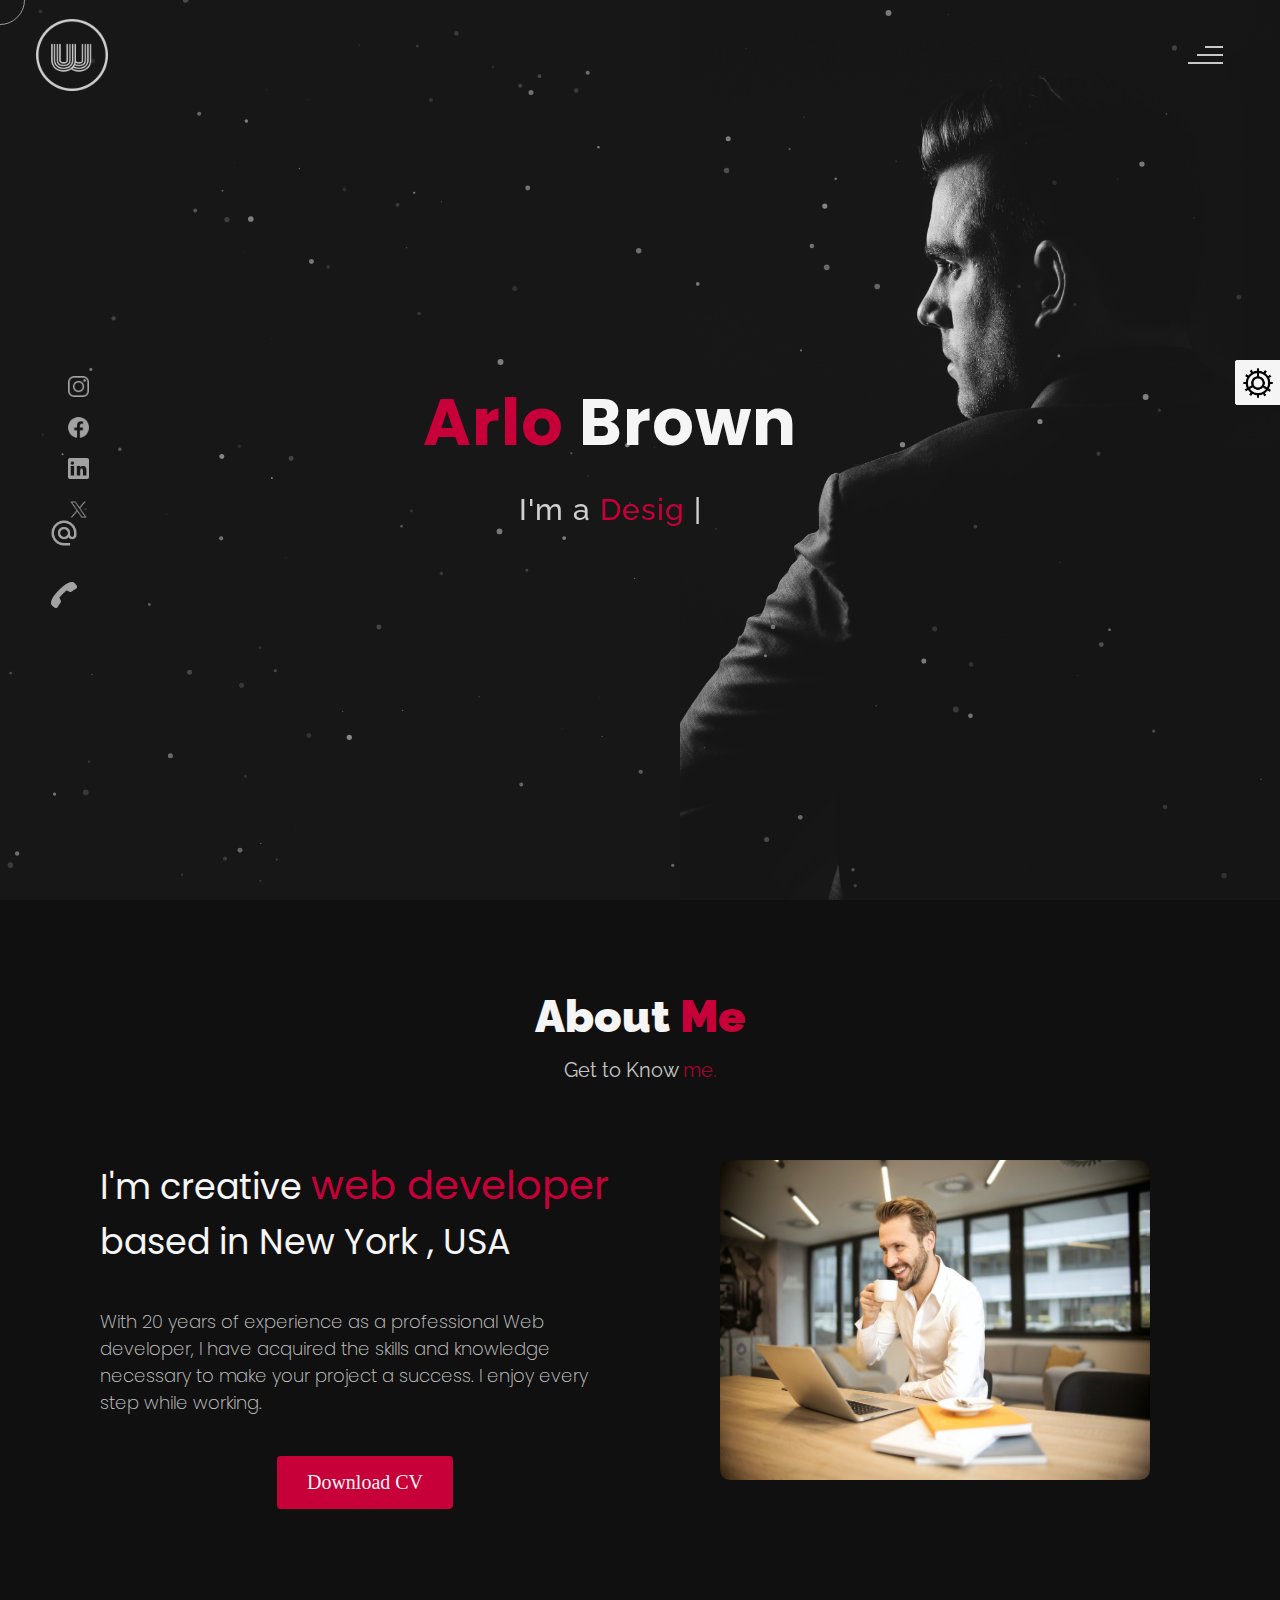
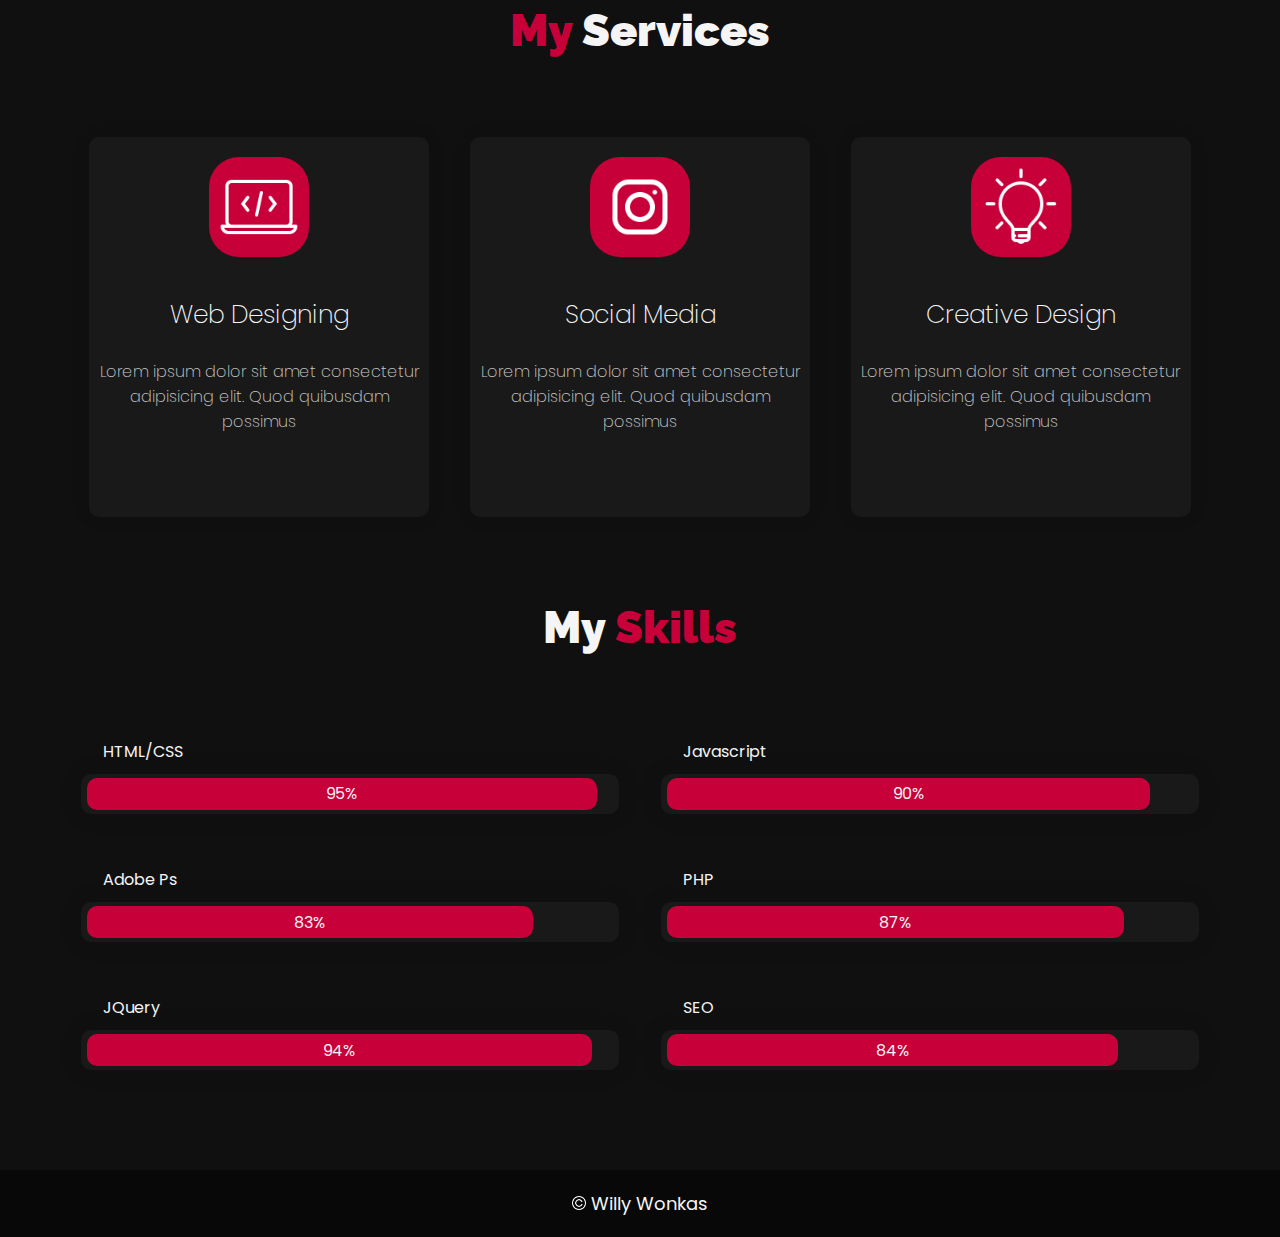
<file: theme-dust.html>
<!DOCTYPE html>
<html lang="en">
<head>
    <meta charset="UTF-8">
    <meta name="viewport" content="width=device-width, initial-scale=1.0">
    <meta name="description" content="Willy Wonkas - Personal Portfolio Website Template" />
	<meta name="keywords" content="blog, business card, creative, creative portfolio, cv theme, online resume, personal, portfolio, professional cv, responsive portfolio, resume, resume theme, vcard" />
	<meta name="author" content="willy wonka" />
    <title>Willy Wonkas - Personal Portfolio Website Template</title>
  <!--favicon-img--> 
   <link rel="icon" type="image/png" href="images/favicon.png">
   <!--favicon-img-->
   <!--main css file should not be removed -->
    <link rel="stylesheet" href="css/index.css">
    <!--main css file-->
    <script src="https://cdnjs.cloudflare.com/ajax/libs/gsap/3.2.6/gsap.min.js"></script>
</head>
<body>
    <!--contains all the div-->
    <div id="all">
    <!--mouse  follower-->
        <div class="cursor"></div>
    <!--mouse  follower-->
    <!--loader-->
        <div id="loader">
            <span class="color">Arlo</span>Brown 
        </div>
    <!--loader-end-->
    <!--link-screen-->
        <div id="breaker">
        </div>
        <div id="breaker-two">
        </div>
    <!--link-screen-->
        <!--Main-Section-->
        <!--Navigator-fullscreen-->
        <div id="navigation-content">
            <div class="logo">
                <img src="images/willy wonka logo.png" alt="logo">
            </div>
            <div class="navigation-close">
                <span class="close-first"></span>
                <span class="close-second"></span>
            </div>
            <div class="navigation-links">
                <a href="#" data-text="HOME" id="home-link" >HOME</a>
                <a href="#" data-text="ABOUT" id="about-link" >ABOUT</a>
                <a href="#" data-text="BLOG" id="blog-link" >BLOG</a>
                <a href="#" data-text="PORTFOLIO" id="portfolio-link" >PORTFOLIO</a>
                <a href="#" data-text="CONTACT" id="contact-link" >CONTACT</a>
            </div>
        </div>
        <!--Navigator-Fullscreen END-->
          <!--Home Page-->
        <!--Menubar-->
        <div id="navigation-bar">
            <img src="images/willy wonka logo.png" alt="logo">
            <div class="menubar">
                <span class="first-span"></span>
                <span class="second-span"></span>
                <span class="third-span"></span>
            </div>
        </div>
        <!--Menubar End-->
          <!--Header-->
        <div id="header">
            <div id="particles"></div>
              <!--Social Media Links-->
            <div class="social-media-links">
               <a href="#"><img src="images/instagram logo.png" class="social-media" alt="instagram-logo"></a><!--Your instagram homepage link inser in place of "#"-->
                <a href="#"><img src="images/facebook logo.png" class="social-media" alt="facebook-logo"></a>
                <a href="#"><img src="images/linkedin logo.png" class="social-media" alt="linkedin-logo"></a>
                <a href="#"><img src="images/twitter logo.png" class="social-media" alt="twitter-logo"></a>

            </div>
            <!--Social Media Links end-->
            <div class="header-content">
                <div class="header-content-box">
                <div class="firstline"><span class="color">Arlo </span>Brown</div>
                <div class="secondline">
                I'm a
            <span class="txt-rotate color" data-period="1200"data-rotate='[ " Designer.", " Blogger.", " Freelancer." ]'></span>
            <span class="slash">|</span>
        </div>
                    <div class="contact">
                <a href="Mailto:#"><img src="images/mail.png" alt="email-pic" class="contactpic"></a><!--Your email Id write in place of "#"-->
                <a href="Tel:#"><img src="images/call.png" alt="phone-pic" class="contactpic"></a><!--Your telephone number Id write in place of "#"-->
                    </div>    
            </div>
            </div>
            <!--header image-->
            <div class="header-image">
            <img src="images/man.jpg" alt="logo">
            </div>
            <!--header image end-->
        </div>
           <!--Header End-->
        <!--HomePage End-->
        <!--Main-Section End-->
        <!--about-->
        <div id="about">
            <div class="color-changer">
            <div class="color-panel">
                <img src="images/gear.png" alt="">
            </div>
            <div class="color-selector">
                <div class="heading">Custom Colors</div>
                <div class="colors">
                    <ul >
                    <li>
                        <a href="#0" class="color-red " title="color-red"></a>
                    </li>
                    <li>
                        <a href="#0" class="color-purple" title="color-purple"></a>
                    </li>
                    <li>
                        <a href="#0" class="color-malt" title="color-malt"></a>
                    </li>
                    <li>
                        <a href="#0" class="color-green" title="color-green"></a>
                    </li>
                    <li>
                        <a href="#0" class="color-blue" title="color-blue"></a>
                    </li>
                    <li>
                        <a href="#0" class="color-orange" title="color-orange"></a>
                    </li>
                    </ul>
                </div>
            </div>
            </div>
            <!--about content-->
            <div id="about-content">
                <div class="about-header">
                    About <span class="color">Me</span>
                    <span class ="header-caption">Get to Know <span class="color"> me.</span></span>
                </div>
                <div class="about-main">
            <div class="about-first-paragraph wow">
            <!--about description-->
               <span class="about-first-line">
                    I'm creative 
                    <span class="color">web developer</span>
                     based in New York , USA </span>
                     <br>
               <span class="about-second-line"> With 20 years of experience as a professional Web developer, I have acquired the skills and knowledge necessary to make your project a success. I enjoy every step while working.</span>
               <div class="cv">
                <a href="#"><button>Download <span class="colors">CV</span></button></a>
            </div>
            </div>
            <!--about picture-->
            <div class="about-img">
                <img src="images/about.jpg" alt="Your Image">
            </div>
            </div>
    
            </div>
            <!--services start-->
            <div id="services">
                <div class="color-changer">
                    <div class="color-panel">
                        <img src="images/gear.png" alt="">
                    </div>
                    <div class="color-selector">
                        <div class="heading">Custom Colors</div>
                        <div class="colors">
                            <ul >
                            <li>
                                <a href="#0" class="color-red " title="color-red"></a>
                            </li>
                            <li>
                                <a href="#0" class="color-purple" title="color-purple"></a>
                            </li>
                            <li>
                                <a href="#0" class="color-malt" title="color-malt"></a>
                            </li>
                            <li>
                                <a href="#0" class="color-green" title="color-green"></a>
                            </li>
                            <li>
                                <a href="#0" class="color-blue" title="color-blue"></a>
                            </li>
                            <li>
                                <a href="#0" class="color-orange" title="color-orange"></a>
                            </li>
                            </ul>
                        </div>
                    </div>
                    </div>
            <!--services header-->
                    <div class="services-heading wow">
                        <span class="color">My</span> Services
                    </div>
            <!--services header end-->
            <!--services content-->
                    <div class="services-content">
                           <div class="service-one service wow">
                               <div class="service-img">
                               <img src="images/coding.png" alt="service-one">
                               </div>
                               <div class="service-description">
                                <h2>Web Designing</h2>
                                <p>Lorem ipsum dolor sit amet consectetur adipisicing elit. Quod quibusdam possimus</p>
                               </div>
                           </div>
                           <div class="service-two service wow">
                               <div class="service-img">
                               <img src="images/instagram.png" alt="service-two">
                               </div>
                               <div class="service-description">
                                <h2>Social Media</h2>
                                <p>Lorem ipsum dolor sit amet consectetur adipisicing elit. Quod quibusdam possimus</p>
                               </div>
                           </div>
                           <div class="service-three service wow">
                            <div class="service-img">
                               <img src="images/bulb.png" alt="service-three">
                            </div>
                            <div class="service-description">
                                <h2>Creative Design</h2>
                                <p>Lorem ipsum dolor sit amet consectetur adipisicing elit. Quod quibusdam possimus</p>
                            </div>
                        </div>
                    </div>
            </div>
            <!--services content end-->
            <!--services end-->
            <div id="skills">
                <div class="skills-header">
                     My <span class="color"> Skills</span>
                </div>
                <div class="skills-content " style="text-align: center;">
                    <div class="skill-html skill">
                        <div class="skill-text">
                    <div class="html">
                        HTML/CSS
                    </div>
                        </div>
                    <div class="html-prog wow prog">
                 <div class="html-progress wow">95%</div>
                    </div>
                    </div>
                    <div class="skill-html skill">
                        <div class="skill-text">
                    <div class="html">
                      Javascript
                    </div>
                        </div>
                    <div class="html-prog wow prog">
                 <div class="js-progress wow">90%</div>
                    </div>
                    </div>
                    <div class="skill-html skill">
                        <div class="skill-text">
                    <div class="html">
                        Adobe Ps
                    </div>
                        </div>
                    <div class="html-prog wow prog">
                 <div class="adobe-progress wow">83%</div>
                    </div>
                    </div>
                    <div class="skill-html skill">
                        <div class="skill-text">
                    <div class="html">
                        PHP
                    </div>
                        </div>
                    <div class="html-prog wow prog">
                 <div class="php-progress wow">87%</div>
                    </div>
                    </div>
                    <div class="skill-html skill">
                        <div class="skill-text">
                    <div class="html">
                        JQuery
                    </div>
                        </div>
                    <div class="html-prog wow prog">
                 <div class="jquery-progress wow">94%</div>
                    </div>
                    </div>
                    <div class="skill-html skill">
                        <div class="skill-text">
                    <div class="html">
                        SEO
                    </div>
                        </div>
                    <div class="html-prog wow prog">
                 <div class="seo-progress wow">84%</div>
                    </div>
                    </div>
                </div>
            </div>
    <!--copyright-section You Can Remove After Downloading-->
            <div class="footer">
             <div class="footer-text">
                 <img src="./images/copyright.png" alt="copyright-img" class="images" height="14px"> Willy Wonkas
             </div>
            </div>
    <!--copyright-section-->
        </div>
        <!--about end-->
        <!--portfolio-->
        <div id="portfolio">
            <div class="color-changer">
                <div class="color-panel">
                    <img src="images/gear.png" alt="">
                </div>
                <div class="color-selector">
                    <div class="heading">Custom Colors</div>
                    <div class="colors">
                        <ul >
                        <li>
                            <a href="#0" class="color-red " title="color-red"></a>
                        </li>
                        <li>
                            <a href="#0" class="color-purple" title="color-purple"></a>
                        </li>
                        <li>
                            <a href="#0" class="color-malt" title="color-malt"></a>
                        </li>
                        <li>
                            <a href="#0" class="color-green" title="color-green"></a>
                        </li>
                        <li>
                            <a href="#0" class="color-blue" title="color-blue"></a>
                        </li>
                        <li>
                            <a href="#0" class="color-orange" title="color-orange"></a>
                        </li>
                        </ul>
                    </div>
                </div>
                </div>
            <div class="portfolio-header"> <span class="color"> My </span> Portfolio
            <span class ="header-caption"> Some Of My <span class="color"> Works</span></span></div>
             <div id="portfolio-content">
                 <div class="portfolio portfolio-first">
                     <div class="portfolio-image">
                        <img src="images/portfolio-first.jpg" alt="portfolio-first">
                     </div>
                     <div class="portfolio-text">
                         <h2>App Idea</h2>
                         <p>Lorem, ipsum dolor sit amet consectetur adipisicing elit. Ad ut optio repellat cupiditate 
                             expedita eius dignissimos. Id cumque placeat minima ad laudantium suscipit voluptatem ducimus</p>
                         <div class="button"><a href="#"><button><span class="index"> View Project<i class="gg-arrow-right"></i></span></button></a></div>
                     </div>
                 </div>
                 <div class="portfolio portfolio-second">
                    <div class="portfolio-image">
                        <img src="images/portfolio-second.jpg" alt="portfolio-second">
                    </div>
                    <div class="portfolio-text">
                        <h2>Web Designing</h2>
                        <p>Lorem ipsum dolor sit, amet consectetur adipisicing elit. Id cumque placeat minima ad laudantium suscipit
                             voluptatem ducimus. Id cumque placeat minima ad laudantium suscipit voluptatem ducimus</p>
                        <div class="button"><a href="#"><button><span class="index"> View Project<i class="gg-arrow-right"></i></span></button></a></div>
                    </div>
                </div>
             
                <div class="portfolio portfolio-third">
                    <div class="portfolio-image">
                        <img src="images/portfolio-third.jpg" alt="portfolio-third">
                    </div>
                    <div class="portfolio-text">
                        <h2>UI Designing</h2>
                        <p>Lorem, ipsum dolor sit amet consectetur adipisicing elit. Ad ut optio repellat cupiditate expedita eius dignissimos
                            .. Id cumque placeat minima ad laudantium suscipit voluptatem ducimus</p>
                        <div class="button"><a href="#"><button><span class="index"> View Project<i class="gg-arrow-right"></i></span></button></a></div>
                    </div>
                </div>
                <div class="portfolio portfolio-fourth">
                    <div class=" portfolio-image">
                        <img src="images/portfolio-fourth.jpg" alt="portfolio-fourth">
                    </div>
                    <div class="portfolio-text">
                        <h2>Wow Graphics</h2>
                        <p>Lorem, ipsum dolor sit amet consectetur adipisicing elit. Ad ut optio repellat cupiditate
                             expedita eius dignissimos. Id cumque placeat minima ad laudantium suscipit voluptatem ducimus</p>
                        <div class="button"><a href="#"><button><span class="index"> View Project<i class="gg-arrow-right"></i></span></button></a></div>
                    </div>
                </div>
                 </div>
                    <!--copyright-section You Can Remove After Downloading-->
            <div class="footer">
                <div class="footer-text">
                    <img src="./images/copyright.png" alt="copyright-img" class="images" height="14px"> Willy Wonkas
                </div>
               </div>
       <!--copyright-section-->
             </div>
        <!--portfolio end-->
        <!--blog-->
        <div id="blog">
            <div class="color-changer">
                <div class="color-panel">
                    <img src="images/gear.png" alt="">
                </div>
                <div class="color-selector">
                    <div class="heading">Custom Colors</div>
                    <div class="colors">
                        <ul >
                        <li>
                            <a href="#0" class="color-red " title="color-red"></a>
                        </li>
                        <li>
                            <a href="#0" class="color-purple" title="color-purple"></a>
                        </li>
                        <li>
                            <a href="#0" class="color-malt" title="color-malt"></a>
                        </li>
                        <li>
                            <a href="#0" class="color-green" title="color-green"></a>
                        </li>
                        <li>
                            <a href="#0" class="color-blue" title="color-blue"></a>
                        </li>
                        <li>
                            <a href="#0" class="color-orange" title="color-orange"></a>
                        </li>
                        </ul>
                    </div>
                </div>
                </div>
        <div class="blog-header"> Blogs</span>
            <span class ="header-caption"> My Latest <span class="color"> blog posts.</span></span></div>
            <div class="blog-content">
                 <div class="blogs">
                     <a href="#">
                     <div class="img">
                        <img src="images/post-one.jpg" alt="blog-one">
                        <div class="blog-date">8 May,20</div>
                     </div>
                     <div class="blog-text">
                         <h3>Harleys In Hawaai</h3>
                         <p>Lorem ipsum dolor sit amet consectetur adipisicing elit. Possimus alias dolore recusandae illum, corrupti quo 
                             veniam saepe aliquid! Quis voluptates ratione consequuntur vel, perferendis cum provident? Magnam fugiat voluptas
                              libero.</p>
                     </div></a>
                 </div>      
                 <div class="blogs">
                    <a href="#">
                    <div class="img">
                        <img src="images/post-two.jpg" alt="blog-two">
                        <div class="blog-date">16 Jan,20</div>
                    </div>
                    <div class="blog-text">
                        <h3>Key To Be Productive</h3>
                        <p>Lorem ipsum dolor, sit amet consectetur adipisicing elit. Incidunt maiores, 
                            recusandae cupiditate ducimus a non tempora, architecto obcaecati eaque ipsum assumenda harum dolorum iusto tenetur
                             eius eligendi dolor magnam sit!</p>
                    </div></a>
                </div>      
                <div class="blogs">
                    <a href="#">
                    <div class="img">
                        <img src="images/post-three.jpg" alt="blog-three">
                        <div class="blog-date">30 Nov,19</div>
                    </div>
                    <div class="blog-text">
                        <h3>Caffeine Addict</h3>
                        <p>Lorem ipsum, dolor sit amet consectetur adipisicing elit. Nemo nostrum impedit 
                            ipsam perspiciatis ratione sapiente quasi optio reprehenderit, labore consequuntur suscipit cum quas.
                             Officiis dolorem asperiores, ut necessitatibus quas doloremque?</p>
                    </div></a>
                </div>
                <div class="blogs">
                    <a href="#">
                    <div class="img">
                        <img src="images/post-four.jpg" alt="blog-four">
                        <div class="blog-date">6 Jul,19</div>
                    </div>
                    <div class="blog-text">
                        <h3>Web Development</h3>
                        <p>Lorem ipsum dolor sit amet consectetur adipisicing elit. Dolorem, veniam ratione quam vitae,
                             quibusdam explicabo rem debitis velit ipsa repellat, impedit nulla fuga? Amet corporis praesentium quae.
                              Sed, quibusdam necessitatibus.</p>
                    </div></a>
                </div>  
                <div class="blogs">
                    <a href="#">
                    <div class="img">
                        <img src="images/post-five.jpg" alt="blog-five">
                        <div class="blog-date">1 Jun,19</div>
                    </div>
                    <div class="blog-text">
                        <h3>Work From Home</h3>
                        <p>Lorem ipsum dolor sit amet consectetur adipisicing elit. Fuga sunt eum necessitatibus rem 
                            dignissimos nulla mollitia cumque, provident officiis non vitae? Animi aut doloremque illum, soluta hic minus 
                            sint explicabo..</p>
                    </div></a>
                </div>  
                <div class="blogs">
                    <a href="#">
                    <div class="img">
                        <img src="images/post-six.jpg" alt="blog-six">
                        <div class="blog-date">28 Feb,19</div>
                    </div>
                    <div class="blog-text">
                        <h3>Business Trip</h3>
                        <p>Lorem ipsum dolor sit amet consectetur adipisicing elit. Explicabo tempora dolorum fuga ratione, unde, 
                            ex quaerat iste numquam nemo nihil nobis rem sint quia recusandae dignissimos quos ut rerum nam.</p>
                    </div></a>
                </div>        
            </div>
               <!--copyright-section You Can Remove After Downloading-->
               <div class="footer">
                <div class="footer-text">
                    <img src="./images/copyright.png" alt="copyright-img" class="images" height="14px"> Willy Wonkas
                </div>
               </div>
       <!--copyright-section-->
        </div>
        <!--blog end-->
        <!--contact-->
     <div id="contact">
        <div class="color-changer">
            <div class="color-panel">
                <img src="images/gear.png" alt="">
            </div>
            <div class="color-selector">
                <div class="heading">Custom Colors</div>
                <div class="colors">
                    <ul >
                    <li>
                        <a href="#0" class="color-red " title="color-red"></a>
                    </li>
                    <li>
                        <a href="#0" class="color-purple" title="color-purple"></a>
                    </li>
                    <li>
                        <a href="#0" class="color-malt" title="color-malt"></a>
                    </li>
                    <li>
                        <a href="#0" class="color-green" title="color-green"></a>
                    </li>
                    <li>
                        <a href="#0" class="color-blue" title="color-blue"></a>
                    </li>
                    <li>
                        <a href="#0" class="color-orange" title="color-orange"></a>
                    </li>
                    </ul>
                </div>
            </div>
            </div>
         <div class="contact-header">Contact <span class="color"> Me</span>
        <div class="contact-header-caption"> <span class="color"> Get</span> In Touch.</div></div>
        <div class="contact-content">
            <!--Contact form-->
             <div class="contact-form">
                 <div class="form-header">
                     Message Me
                 </div>
                 <form id="myForm" action="#">
                    <div class="input-line">
                        <input  id="name" type="text" placeholder="Name" class="input-name">
                        <input id="email" type="email" placeholder="Email"  class="input-name">
                    </div>
                    <input type="text" id="subject" placeholder="subject" class="input-subject">
                    <textarea id ="body" class="input-textarea" placeholder="message"></textarea>
                    <button type="button" id ="submit" value="send">Submit</button>
                 </form>
               
             </div>
            <!--Contact form-->
            <!--Contact information-->
             <div class="contact-info">
                <div class="contact-info-header">
                    Contact Info
                </div>
                <div class="contact-info-content">
                <div class="contect-info-content-line">
                    <img src="./images/icon-name.png" class="icon" alt="name-icon">
                    <div class="contact-info-icon-text">
                        <h6>Name</h6>
                        <p>Arlo Brown</p>
                  </div>
                </div>
                <div class="contect-info-content-line">
                  <img src="./images/icon-location.png" class="icon" alt="location-icon">
                  <div class="contact-info-icon-text">
                      <h6>Location</h6>
                      <p>New York, USA</p>
                </div>
              </div>
              <div class="contect-info-content-line">
                  <img src="./images/icon-phone.png" class="icon" alt="phone-icon">
                  <div class="contact-info-icon-text">
                      <h6>Call</h6>
                      <p>+9865376531</p>
                </div>
              </div>
              
              <div class="contect-info-content-line">
                  <img src="./images/icon-email.png" class="icon" alt="email-icon">
                  <div class="contact-info-icon-text">
                      <h6>Email</h6>
                      <p>Info@example.com</p>
                </div>
              </div>
                </div>
            <!--Contact information end-->
           </div>
        </div>
                    <!--copyright-section You Can Remove After Downloading-->
                    <div class="footer">
                        <div class="footer-text">
                            <img src="./images/copyright.png" alt="copyright-img" class="images" height="14px"> Willy Wonkas
                        </div>
                       </div>
               <!--copyright-section-->
     </div>
        <!--contact end-->
    </div>
    <!--all the divisions-->
    <script src="js/jquery.min.js"></script>
    <script src="js/particles.js"></script>
    <script src="js/particles.min.js"></script>
    <script src="js/index.js"></script>
    <!--particles script-->
    <script>
 particlesJS("particles", {"particles":{"number":{"value":120,"density":{"enable":true,"value_area":800}},"color":{"value":"#ffffff"},"shape":{"type":"circle","stroke":{"width":0,"color":"#000000"},"polygon":{"nb_sides":5},"image":{"src":"img/github.svg","width":100,"height":100}},"opacity":{"value":0.5,"random":false,"anim":{"enable":true,"speed":1,"opacity_min":0.1,"sync":false}},"size":{"value":3,"random":true,"anim":{"enable":true,"speed":0,"size_min":0.1,"sync":false}},"line_linked":{"enable":false,"distance":0,"color":"#ffffff","opacity":0.24463576890600452,"width":1.2626362266116362},"move":{"enable":true,"speed":3,"direction":"none","random":false,"straight":false,"out_mode":"out","bounce":false,"attract":{"enable":false,"rotateX":600,"rotateY":1200}}},"interactivity":{"detect_on":"canvas","events":{"onhover":{"enable":false,"mode":"grab"},"onclick":{"enable":true,"mode":"push"},"resize":true},"modes":{"grab":{"distance":400,"line_linked":{"opacity":1}},"bubble":{"distance":400,"size":40,"duration":2,"opacity":8,"speed":3},"repulse":{"distance":200,"duration":0.4},"push":{"particles_nb":4},"remove":{"particles_nb":2}}},"retina_detect":true});
</script>
</body>
</html>
</file>
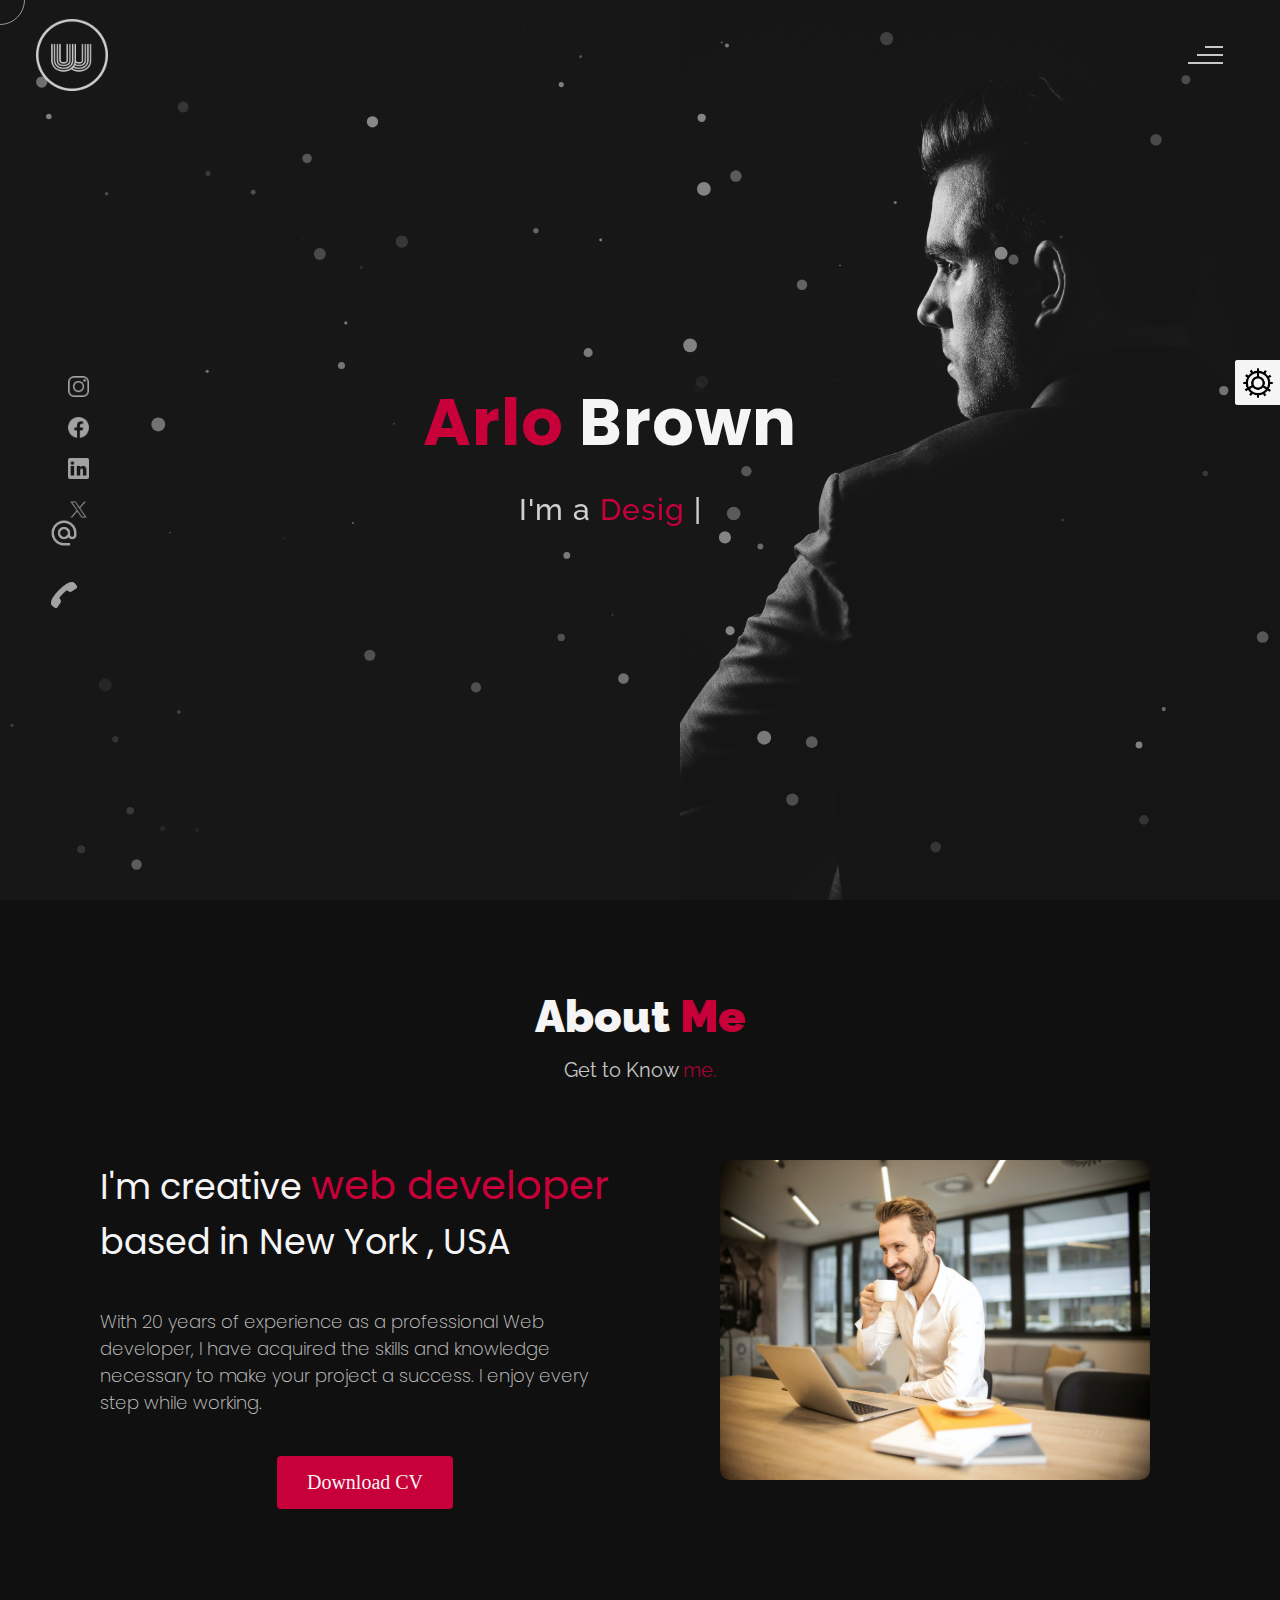
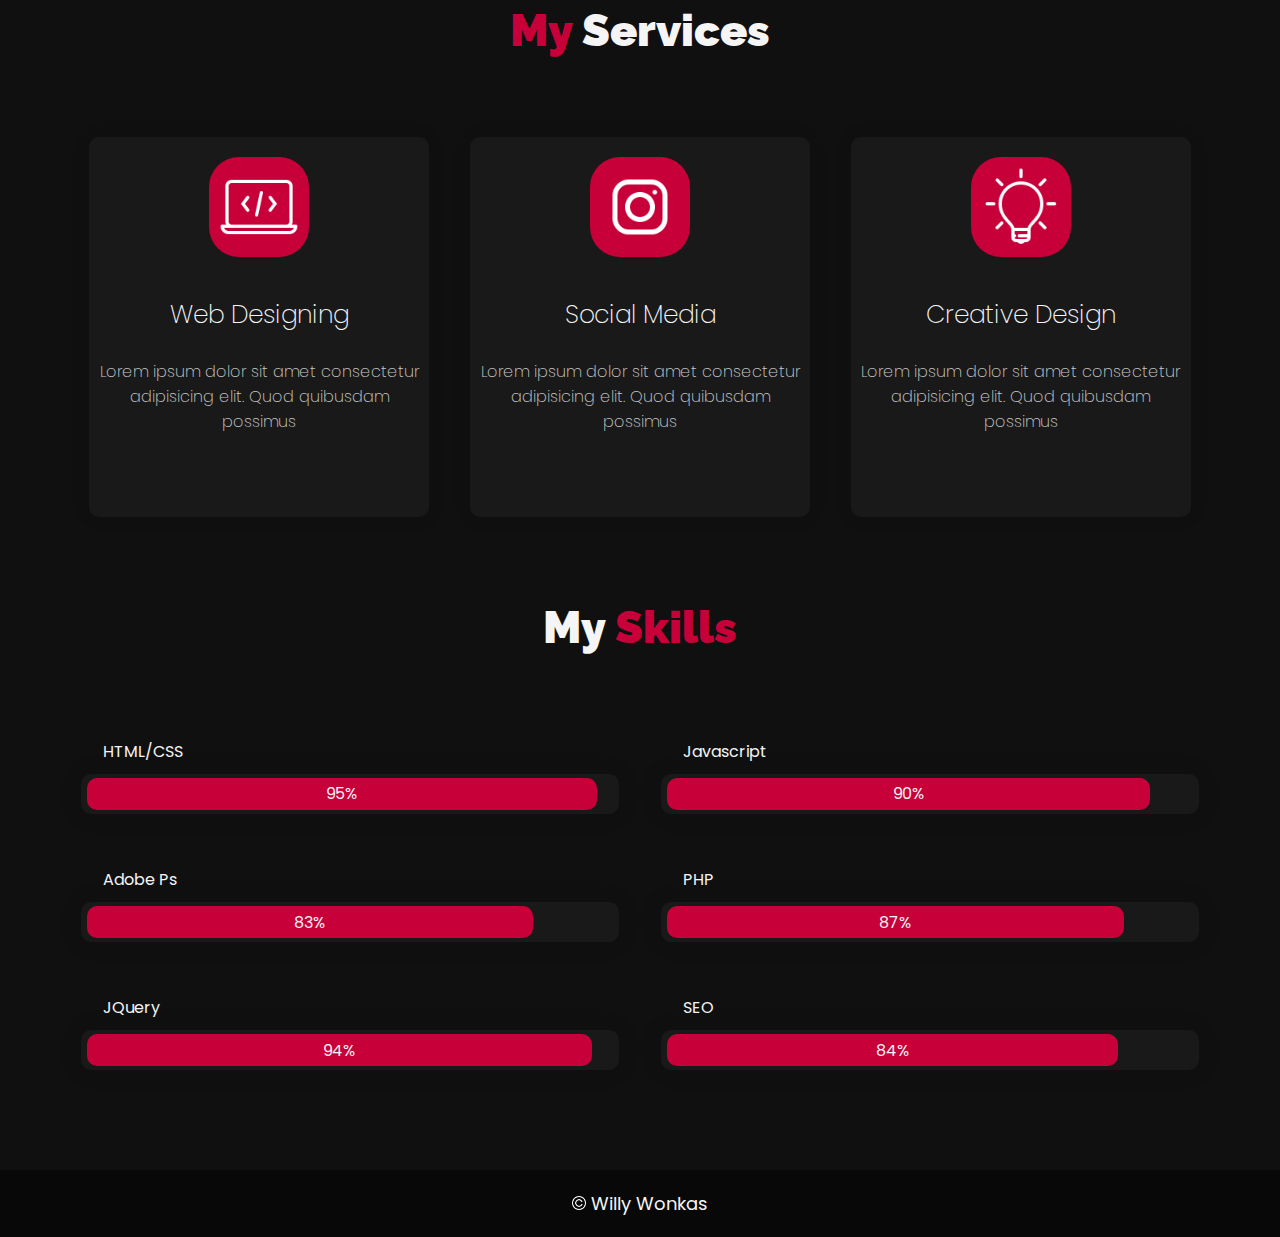
<file: theme-snow.html>
<!DOCTYPE html>
<html lang="en">
<head>
    <meta charset="UTF-8">
    <meta name="viewport" content="width=device-width, initial-scale=1.0">
    <meta name="description" content="Willy Wonkas - Personal Portfolio Website Template" />
	<meta name="keywords" content="blog, business card, creative, creative portfolio, cv theme, online resume, personal, portfolio, professional cv, responsive portfolio, resume, resume theme, vcard" />
	<meta name="author" content="willy wonka" />
    <title>Willy Wonkas - Personal Portfolio Website Template</title>
  <!--favicon-img--> 
   <link rel="icon" type="image/png" href="images/favicon.png">
   <!--favicon-img-->
   <!--main css file should not be removed -->
    <link rel="stylesheet" href="css/index.css">
    <!--main css file-->
    <script src="https://cdnjs.cloudflare.com/ajax/libs/gsap/3.2.6/gsap.min.js"></script>
</head>
<body>
    <!--contains all the div-->
    <div id="all">
    <!--mouse  follower-->
        <div class="cursor"></div>
    <!--mouse  follower-->
    <!--loader-->
        <div id="loader">
            <span class="color">Arlo</span>Brown 
        </div>
    <!--loader-end-->
    <!--link-screen-->
        <div id="breaker">
        </div>
        <div id="breaker-two">
        </div>
    <!--link-screen-->
        <!--Main-Section-->
        <!--Navigator-fullscreen-->
        <div id="navigation-content">
            <div class="logo">
                <img src="images/willy wonka logo.png" alt="logo">
            </div>
            <div class="navigation-close">
                <span class="close-first"></span>
                <span class="close-second"></span>
            </div>
            <div class="navigation-links">
                <a href="#" data-text="HOME" id="home-link" >HOME</a>
                <a href="#" data-text="ABOUT" id="about-link" >ABOUT</a>
                <a href="#" data-text="BLOG" id="blog-link" >BLOG</a>
                <a href="#" data-text="PORTFOLIO" id="portfolio-link" >PORTFOLIO</a>
                <a href="#" data-text="CONTACT" id="contact-link" >CONTACT</a>
            </div>
        </div>
        <!--Navigator-Fullscreen END-->
          <!--Home Page-->
        <!--Menubar-->
        <div id="navigation-bar">
            <img src="images/willy wonka logo.png" alt="logo">
            <div class="menubar">
                <span class="first-span"></span>
                <span class="second-span"></span>
                <span class="third-span"></span>
            </div>
        </div>
        <!--Menubar End-->
          <!--Header-->
        <div id="header">
            <div id="particles"></div>
              <!--Social Media Links-->
            <div class="social-media-links">
               <a href="#"><img src="images/instagram logo.png" class="social-media" alt="instagram-logo"></a><!--Your instagram homepage link inser in place of "#"-->
                <a href="#"><img src="images/facebook logo.png" class="social-media" alt="facebook-logo"></a>
                <a href="#"><img src="images/linkedin logo.png" class="social-media" alt="linkedin-logo"></a>
                <a href="#"><img src="images/twitter logo.png" class="social-media" alt="twitter-logo"></a>

            </div>
            <!--Social Media Links end-->
            <div class="header-content">
                <div class="header-content-box">
                <div class="firstline"><span class="color">Arlo </span>Brown</div>
                <div class="secondline">
                I'm a
            <span class="txt-rotate color" data-period="1200"data-rotate='[ " Designer.", " Blogger.", " Freelancer." ]'></span>
            <span class="slash">|</span>
        </div>
                    <div class="contact">
                <a href="Mailto:#"><img src="images/mail.png" alt="email-pic" class="contactpic"></a><!--Your email Id write in place of "#"-->
                <a href="Tel:#"><img src="images/call.png" alt="phone-pic" class="contactpic"></a><!--Your telephone number Id write in place of "#"-->
                    </div>    
            </div>
            </div>
            <!--header image-->
            <div class="header-image">
            <img src="images/man.jpg" alt="logo">
            </div>
            <!--header image end-->
        </div>
           <!--Header End-->
        <!--HomePage End-->
        <!--Main-Section End-->
        <!--about-->
        <div id="about">
            <div class="color-changer">
            <div class="color-panel">
                <img src="images/gear.png" alt="">
            </div>
            <div class="color-selector">
                <div class="heading">Custom Colors</div>
                <div class="colors">
                    <ul >
                    <li>
                        <a href="#0" class="color-red " title="color-red"></a>
                    </li>
                    <li>
                        <a href="#0" class="color-purple" title="color-purple"></a>
                    </li>
                    <li>
                        <a href="#0" class="color-malt" title="color-malt"></a>
                    </li>
                    <li>
                        <a href="#0" class="color-green" title="color-green"></a>
                    </li>
                    <li>
                        <a href="#0" class="color-blue" title="color-blue"></a>
                    </li>
                    <li>
                        <a href="#0" class="color-orange" title="color-orange"></a>
                    </li>
                    </ul>
                </div>
            </div>
            </div>
            <!--about content-->
            <div id="about-content">
                <div class="about-header">
                    About <span class="color">Me</span>
                    <span class ="header-caption">Get to Know <span class="color"> me.</span></span>
                </div>
                <div class="about-main">
            <div class="about-first-paragraph wow">
            <!--about description-->
               <span class="about-first-line">
                    I'm creative 
                    <span class="color">web developer</span>
                     based in New York , USA </span>
                     <br>
               <span class="about-second-line"> With 20 years of experience as a professional Web developer, I have acquired the skills and knowledge necessary to make your project a success. I enjoy every step while working.</span>
               <div class="cv">
                <a href="#"><button>Download <span class="colors">CV</span></button></a>
            </div>
            </div>
            <!--about picture-->
            <div class="about-img">
                <img src="images/about.jpg" alt="Your Image">
            </div>
            </div>
    
            </div>
            <!--services start-->
            <div id="services">
                <div class="color-changer">
                    <div class="color-panel">
                        <img src="images/gear.png" alt="">
                    </div>
                    <div class="color-selector">
                        <div class="heading">Custom Colors</div>
                        <div class="colors">
                            <ul >
                            <li>
                                <a href="#0" class="color-red " title="color-red"></a>
                            </li>
                            <li>
                                <a href="#0" class="color-purple" title="color-purple"></a>
                            </li>
                            <li>
                                <a href="#0" class="color-malt" title="color-malt"></a>
                            </li>
                            <li>
                                <a href="#0" class="color-green" title="color-green"></a>
                            </li>
                            <li>
                                <a href="#0" class="color-blue" title="color-blue"></a>
                            </li>
                            <li>
                                <a href="#0" class="color-orange" title="color-orange"></a>
                            </li>
                            </ul>
                        </div>
                    </div>
                    </div>
            <!--services header-->
                    <div class="services-heading wow">
                        <span class="color">My</span> Services
                    </div>
            <!--services header end-->
            <!--services content-->
                    <div class="services-content">
                           <div class="service-one service wow">
                               <div class="service-img">
                               <img src="images/coding.png" alt="service-one">
                               </div>
                               <div class="service-description">
                                <h2>Web Designing</h2>
                                <p>Lorem ipsum dolor sit amet consectetur adipisicing elit. Quod quibusdam possimus</p>
                               </div>
                           </div>
                           <div class="service-two service wow">
                               <div class="service-img">
                               <img src="images/instagram.png" alt="service-two">
                               </div>
                               <div class="service-description">
                                <h2>Social Media</h2>
                                <p>Lorem ipsum dolor sit amet consectetur adipisicing elit. Quod quibusdam possimus</p>
                               </div>
                           </div>
                           <div class="service-three service wow">
                            <div class="service-img">
                               <img src="images/bulb.png" alt="service-three">
                            </div>
                            <div class="service-description">
                                <h2>Creative Design</h2>
                                <p>Lorem ipsum dolor sit amet consectetur adipisicing elit. Quod quibusdam possimus</p>
                            </div>
                        </div>
                    </div>
            </div>
            <!--services content end-->
            <!--services end-->
            <div id="skills">
                <div class="skills-header">
                     My <span class="color"> Skills</span>
                </div>
                <div class="skills-content " style="text-align: center;">
                    <div class="skill-html skill">
                        <div class="skill-text">
                    <div class="html">
                        HTML/CSS
                    </div>
                        </div>
                    <div class="html-prog wow prog">
                 <div class="html-progress wow">95%</div>
                    </div>
                    </div>
                    <div class="skill-html skill">
                        <div class="skill-text">
                    <div class="html">
                      Javascript
                    </div>
                        </div>
                    <div class="html-prog wow prog">
                 <div class="js-progress wow">90%</div>
                    </div>
                    </div>
                    <div class="skill-html skill">
                        <div class="skill-text">
                    <div class="html">
                        Adobe Ps
                    </div>
                        </div>
                    <div class="html-prog wow prog">
                 <div class="adobe-progress wow">83%</div>
                    </div>
                    </div>
                    <div class="skill-html skill">
                        <div class="skill-text">
                    <div class="html">
                        PHP
                    </div>
                        </div>
                    <div class="html-prog wow prog">
                 <div class="php-progress wow">87%</div>
                    </div>
                    </div>
                    <div class="skill-html skill">
                        <div class="skill-text">
                    <div class="html">
                        JQuery
                    </div>
                        </div>
                    <div class="html-prog wow prog">
                 <div class="jquery-progress wow">94%</div>
                    </div>
                    </div>
                    <div class="skill-html skill">
                        <div class="skill-text">
                    <div class="html">
                        SEO
                    </div>
                        </div>
                    <div class="html-prog wow prog">
                 <div class="seo-progress wow">84%</div>
                    </div>
                    </div>
                </div>
            </div>
    <!--copyright-section You Can Remove After Downloading-->
            <div class="footer">
             <div class="footer-text">
                 <img src="./images/copyright.png" alt="copyright-img" class="images" height="14px"> Willy Wonkas
             </div>
            </div>
    <!--copyright-section-->
        </div>
        <!--about end-->
        <!--portfolio-->
        <div id="portfolio">
            <div class="color-changer">
                <div class="color-panel">
                    <img src="images/gear.png" alt="">
                </div>
                <div class="color-selector">
                    <div class="heading">Custom Colors</div>
                    <div class="colors">
                        <ul >
                        <li>
                            <a href="#0" class="color-red " title="color-red"></a>
                        </li>
                        <li>
                            <a href="#0" class="color-purple" title="color-purple"></a>
                        </li>
                        <li>
                            <a href="#0" class="color-malt" title="color-malt"></a>
                        </li>
                        <li>
                            <a href="#0" class="color-green" title="color-green"></a>
                        </li>
                        <li>
                            <a href="#0" class="color-blue" title="color-blue"></a>
                        </li>
                        <li>
                            <a href="#0" class="color-orange" title="color-orange"></a>
                        </li>
                        </ul>
                    </div>
                </div>
                </div>
            <div class="portfolio-header"> <span class="color"> My </span> Portfolio
            <span class ="header-caption"> Some Of My <span class="color"> Works</span></span></div>
             <div id="portfolio-content">
                 <div class="portfolio portfolio-first">
                     <div class="portfolio-image">
                        <img src="images/portfolio-first.jpg" alt="portfolio-first">
                     </div>
                     <div class="portfolio-text">
                         <h2>App Idea</h2>
                         <p>Lorem, ipsum dolor sit amet consectetur adipisicing elit. Ad ut optio repellat cupiditate 
                             expedita eius dignissimos. Id cumque placeat minima ad laudantium suscipit voluptatem ducimus</p>
                         <div class="button"><a href="#"><button><span class="index"> View Project<i class="gg-arrow-right"></i></span></button></a></div>
                     </div>
                 </div>
                 <div class="portfolio portfolio-second">
                    <div class="portfolio-image">
                        <img src="images/portfolio-second.jpg" alt="portfolio-second">
                    </div>
                    <div class="portfolio-text">
                        <h2>Web Designing</h2>
                        <p>Lorem ipsum dolor sit, amet consectetur adipisicing elit. Id cumque placeat minima ad laudantium suscipit
                             voluptatem ducimus. Id cumque placeat minima ad laudantium suscipit voluptatem ducimus</p>
                        <div class="button"><a href="#"><button><span class="index"> View Project<i class="gg-arrow-right"></i></span></button></a></div>
                    </div>
                </div>
             
                <div class="portfolio portfolio-third">
                    <div class="portfolio-image">
                        <img src="images/portfolio-third.jpg" alt="portfolio-third">
                    </div>
                    <div class="portfolio-text">
                        <h2>UI Designing</h2>
                        <p>Lorem, ipsum dolor sit amet consectetur adipisicing elit. Ad ut optio repellat cupiditate expedita eius dignissimos
                            .. Id cumque placeat minima ad laudantium suscipit voluptatem ducimus</p>
                        <div class="button"><a href="#"><button><span class="index"> View Project<i class="gg-arrow-right"></i></span></button></a></div>
                    </div>
                </div>
                <div class="portfolio portfolio-fourth">
                    <div class=" portfolio-image">
                        <img src="images/portfolio-fourth.jpg" alt="portfolio-fourth">
                    </div>
                    <div class="portfolio-text">
                        <h2>Wow Graphics</h2>
                        <p>Lorem, ipsum dolor sit amet consectetur adipisicing elit. Ad ut optio repellat cupiditate
                             expedita eius dignissimos. Id cumque placeat minima ad laudantium suscipit voluptatem ducimus</p>
                        <div class="button"><a href="#"><button><span class="index"> View Project<i class="gg-arrow-right"></i></span></button></a></div>
                    </div>
                </div>
                 </div>
                    <!--copyright-section You Can Remove After Downloading-->
            <div class="footer">
                <div class="footer-text">
                    <img src="./images/copyright.png" alt="copyright-img" class="images" height="14px"> Willy Wonkas
                </div>
               </div>
       <!--copyright-section-->
             </div>
        <!--portfolio end-->
        <!--blog-->
        <div id="blog">
            <div class="color-changer">
                <div class="color-panel">
                    <img src="images/gear.png" alt="">
                </div>
                <div class="color-selector">
                    <div class="heading">Custom Colors</div>
                    <div class="colors">
                        <ul >
                        <li>
                            <a href="#0" class="color-red " title="color-red"></a>
                        </li>
                        <li>
                            <a href="#0" class="color-purple" title="color-purple"></a>
                        </li>
                        <li>
                            <a href="#0" class="color-malt" title="color-malt"></a>
                        </li>
                        <li>
                            <a href="#0" class="color-green" title="color-green"></a>
                        </li>
                        <li>
                            <a href="#0" class="color-blue" title="color-blue"></a>
                        </li>
                        <li>
                            <a href="#0" class="color-orange" title="color-orange"></a>
                        </li>
                        </ul>
                    </div>
                </div>
                </div>
        <div class="blog-header"> Blogs</span>
            <span class ="header-caption"> My Latest <span class="color"> blog posts.</span></span></div>
            <div class="blog-content">
                 <div class="blogs">
                     <a href="#">
                     <div class="img">
                        <img src="images/post-one.jpg" alt="blog-one">
                        <div class="blog-date">8 May,20</div>
                     </div>
                     <div class="blog-text">
                         <h3>Harleys In Hawaai</h3>
                         <p>Lorem ipsum dolor sit amet consectetur adipisicing elit. Possimus alias dolore recusandae illum, corrupti quo 
                             veniam saepe aliquid! Quis voluptates ratione consequuntur vel, perferendis cum provident? Magnam fugiat voluptas
                              libero.</p>
                     </div></a>
                 </div>      
                 <div class="blogs">
                    <a href="#">
                    <div class="img">
                        <img src="images/post-two.jpg" alt="blog-two">
                        <div class="blog-date">16 Jan,20</div>
                    </div>
                    <div class="blog-text">
                        <h3>Key To Be Productive</h3>
                        <p>Lorem ipsum dolor, sit amet consectetur adipisicing elit. Incidunt maiores, 
                            recusandae cupiditate ducimus a non tempora, architecto obcaecati eaque ipsum assumenda harum dolorum iusto tenetur
                             eius eligendi dolor magnam sit!</p>
                    </div></a>
                </div>      
                <div class="blogs">
                    <a href="#">
                    <div class="img">
                        <img src="images/post-three.jpg" alt="blog-three">
                        <div class="blog-date">30 Nov,19</div>
                    </div>
                    <div class="blog-text">
                        <h3>Caffeine Addict</h3>
                        <p>Lorem ipsum, dolor sit amet consectetur adipisicing elit. Nemo nostrum impedit 
                            ipsam perspiciatis ratione sapiente quasi optio reprehenderit, labore consequuntur suscipit cum quas.
                             Officiis dolorem asperiores, ut necessitatibus quas doloremque?</p>
                    </div></a>
                </div>
                <div class="blogs">
                    <a href="#">
                    <div class="img">
                        <img src="images/post-four.jpg" alt="blog-four">
                        <div class="blog-date">6 Jul,19</div>
                    </div>
                    <div class="blog-text">
                        <h3>Web Development</h3>
                        <p>Lorem ipsum dolor sit amet consectetur adipisicing elit. Dolorem, veniam ratione quam vitae,
                             quibusdam explicabo rem debitis velit ipsa repellat, impedit nulla fuga? Amet corporis praesentium quae.
                              Sed, quibusdam necessitatibus.</p>
                    </div></a>
                </div>  
                <div class="blogs">
                    <a href="#">
                    <div class="img">
                        <img src="images/post-five.jpg" alt="blog-five">
                        <div class="blog-date">1 Jun,19</div>
                    </div>
                    <div class="blog-text">
                        <h3>Work From Home</h3>
                        <p>Lorem ipsum dolor sit amet consectetur adipisicing elit. Fuga sunt eum necessitatibus rem 
                            dignissimos nulla mollitia cumque, provident officiis non vitae? Animi aut doloremque illum, soluta hic minus 
                            sint explicabo..</p>
                    </div></a>
                </div>  
                <div class="blogs">
                    <a href="#">
                    <div class="img">
                        <img src="images/post-six.jpg" alt="blog-six">
                        <div class="blog-date">28 Feb,19</div>
                    </div>
                    <div class="blog-text">
                        <h3>Business Trip</h3>
                        <p>Lorem ipsum dolor sit amet consectetur adipisicing elit. Explicabo tempora dolorum fuga ratione, unde, 
                            ex quaerat iste numquam nemo nihil nobis rem sint quia recusandae dignissimos quos ut rerum nam.</p>
                    </div></a>
                </div>        
            </div>
               <!--copyright-section You Can Remove After Downloading-->
               <div class="footer">
                <div class="footer-text">
                    <img src="./images/copyright.png" alt="copyright-img" class="images" height="14px"> Willy Wonkas
                </div>
               </div>
       <!--copyright-section-->
        </div>
        <!--blog end-->
        <!--contact-->
     <div id="contact">
        <div class="color-changer">
            <div class="color-panel">
                <img src="images/gear.png" alt="">
            </div>
            <div class="color-selector">
                <div class="heading">Custom Colors</div>
                <div class="colors">
                    <ul >
                    <li>
                        <a href="#0" class="color-red " title="color-red"></a>
                    </li>
                    <li>
                        <a href="#0" class="color-purple" title="color-purple"></a>
                    </li>
                    <li>
                        <a href="#0" class="color-malt" title="color-malt"></a>
                    </li>
                    <li>
                        <a href="#0" class="color-green" title="color-green"></a>
                    </li>
                    <li>
                        <a href="#0" class="color-blue" title="color-blue"></a>
                    </li>
                    <li>
                        <a href="#0" class="color-orange" title="color-orange"></a>
                    </li>
                    </ul>
                </div>
            </div>
            </div>
         <div class="contact-header">Contact <span class="color"> Me</span>
        <div class="contact-header-caption"> <span class="color"> Get</span> In Touch.</div></div>
        <div class="contact-content">
            <!--Contact form-->
             <div class="contact-form">
                 <div class="form-header">
                     Message Me
                 </div>
                 <form id="myForm" action="#">
                    <div class="input-line">
                        <input  id="name" type="text" placeholder="Name" class="input-name">
                        <input id="email" type="email" placeholder="Email"  class="input-name">
                    </div>
                    <input type="text" id="subject" placeholder="subject" class="input-subject">
                    <textarea id ="body" class="input-textarea" placeholder="message"></textarea>
                    <button type="button" id ="submit" value="send">Submit</button>
                 </form>
               
             </div>
            <!--Contact form-->
            <!--Contact information-->
             <div class="contact-info">
                <div class="contact-info-header">
                    Contact Info
                </div>
                <div class="contact-info-content">
                <div class="contect-info-content-line">
                    <img src="./images/icon-name.png" class="icon" alt="name-icon">
                    <div class="contact-info-icon-text">
                        <h6>Name</h6>
                        <p>Arlo Brown</p>
                  </div>
                </div>
                <div class="contect-info-content-line">
                  <img src="./images/icon-location.png" class="icon" alt="location-icon">
                  <div class="contact-info-icon-text">
                      <h6>Location</h6>
                      <p>New York, USA</p>
                </div>
              </div>
              <div class="contect-info-content-line">
                  <img src="./images/icon-phone.png" class="icon" alt="phone-icon">
                  <div class="contact-info-icon-text">
                      <h6>Call</h6>
                      <p>+9865376531</p>
                </div>
              </div>
              
              <div class="contect-info-content-line">
                  <img src="./images/icon-email.png" class="icon" alt="email-icon">
                  <div class="contact-info-icon-text">
                      <h6>Email</h6>
                      <p>Info@example.com</p>
                </div>
              </div>
                </div>
            <!--Contact information end-->
           </div>
        </div>
                    <!--copyright-section You Can Remove After Downloading-->
                    <div class="footer">
                        <div class="footer-text">
                            <img src="./images/copyright.png" alt="copyright-img" class="images" height="14px"> Willy Wonkas
                        </div>
                       </div>
               <!--copyright-section-->
     </div>
        <!--contact end-->
    </div>
    <!--all the divisions-->
    <script src="js/jquery.min.js"></script>
    <script src="js/particles.js"></script>
    <script src="js/particles.min.js"></script>
    <script src="js/index.js"></script>
    <!--particles script-->
<script>
    particlesJS("particles", {"particles":{"number":{"value":60,"density":{"enable":true,"value_area":800}},"color":{"value":"#fff"},"shape":{"type":"circle","stroke":{"width":0,"color":"#000000"},"polygon":{"nb_sides":5},"image":{"src":"img/github.svg","width":100,"height":100}},"opacity":{"value":0.5,"random":true,"anim":{"enable":false,"speed":1,"opacity_min":0.1,"sync":false}},"size":{"value":7,"random":true,"anim":{"enable":false,"speed":40,"size_min":0.1,"sync":false}},"line_linked":{"enable":false,"distance":500,"color":"#ffffff","opacity":0.4,"width":2},"move":{"enable":true,"speed":3,"direction":"bottom","random":false,"straight":false,"out_mode":"out","bounce":false,"attract":{"enable":false,"rotateX":600,"rotateY":1200}}},"interactivity":{"detect_on":"canvas","events":{"onhover":{"enable":true,"mode":"bubble"},"onclick":{"enable":true,"mode":"repulse"},"resize":true},"modes":{"grab":{"distance":400,"line_linked":{"opacity":0.5}},"bubble":{"distance":400,"size":4,"duration":0.3,"opacity":1,"speed":3},"repulse":{"distance":200,"duration":0.4},"push":{"particles_nb":4},"remove":{"particles_nb":2}}},"retina_detect":true});
</script>

</body>
</html>
</file>
